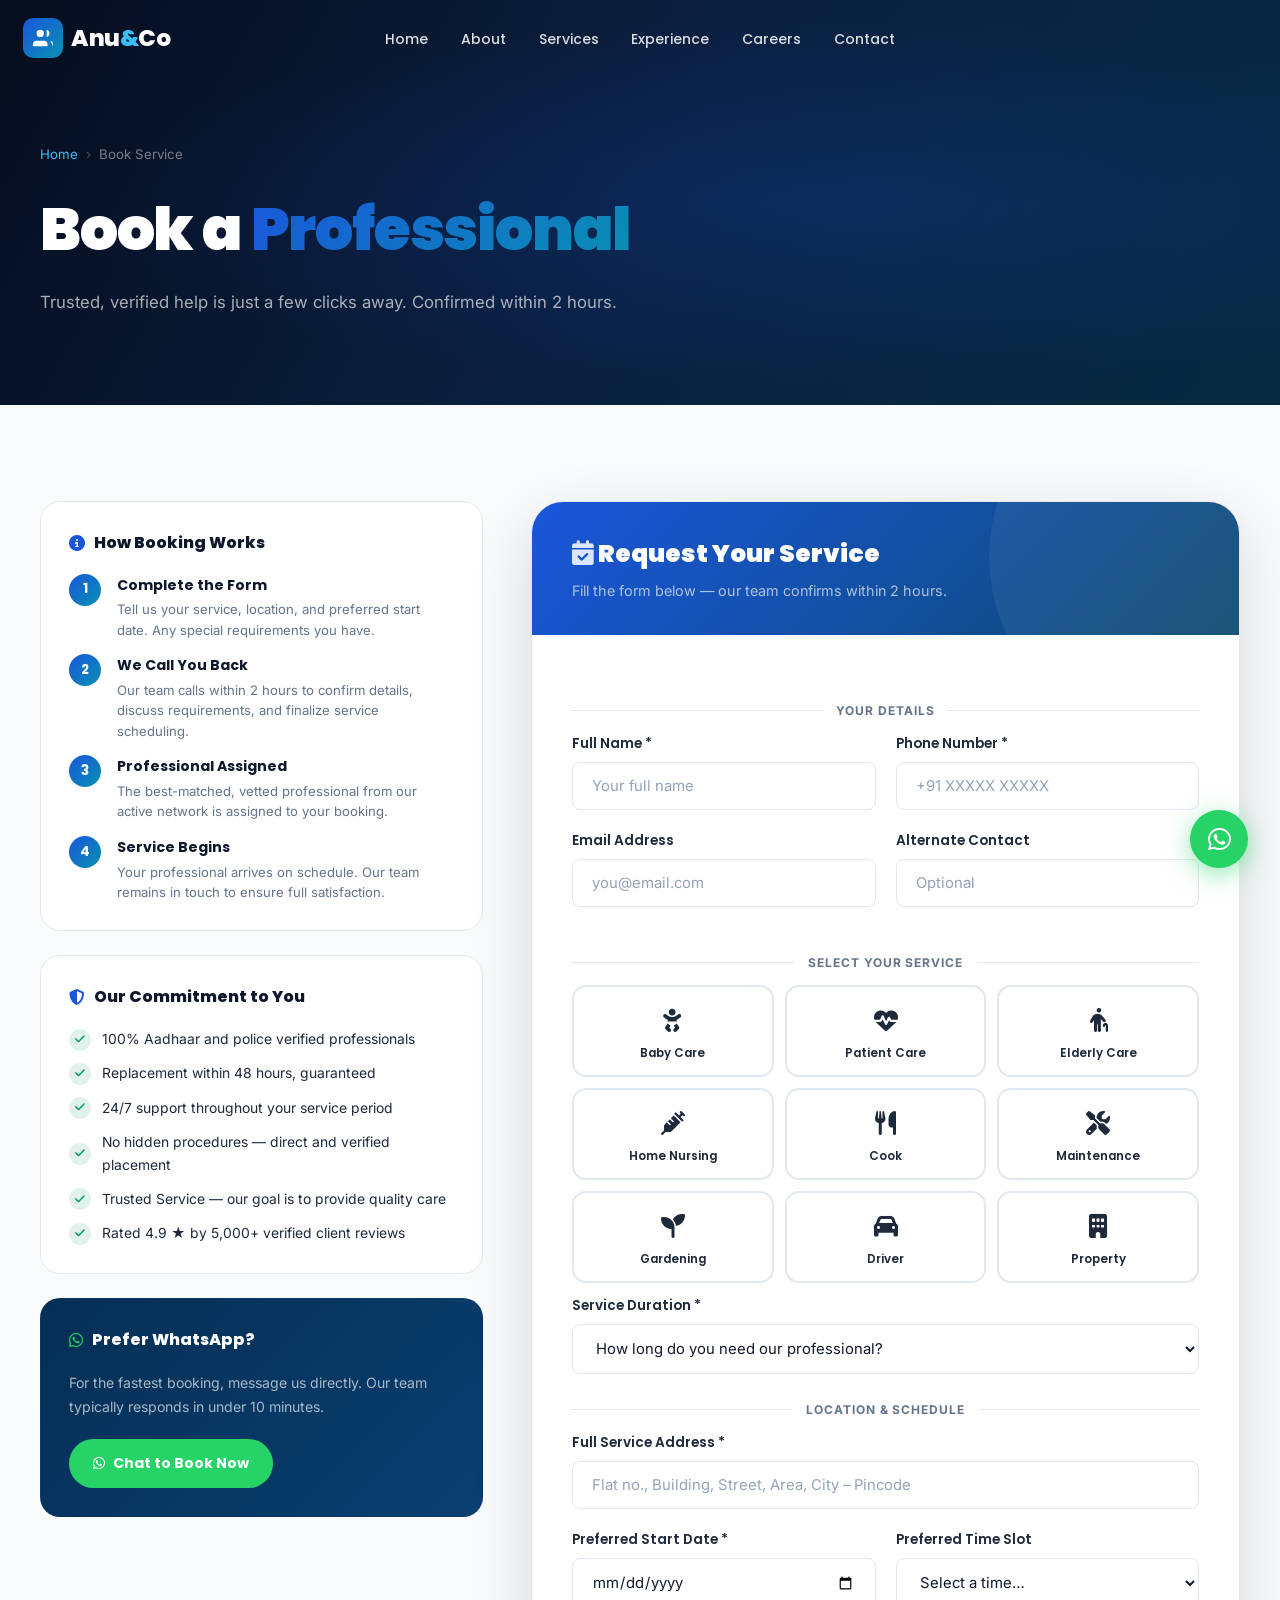
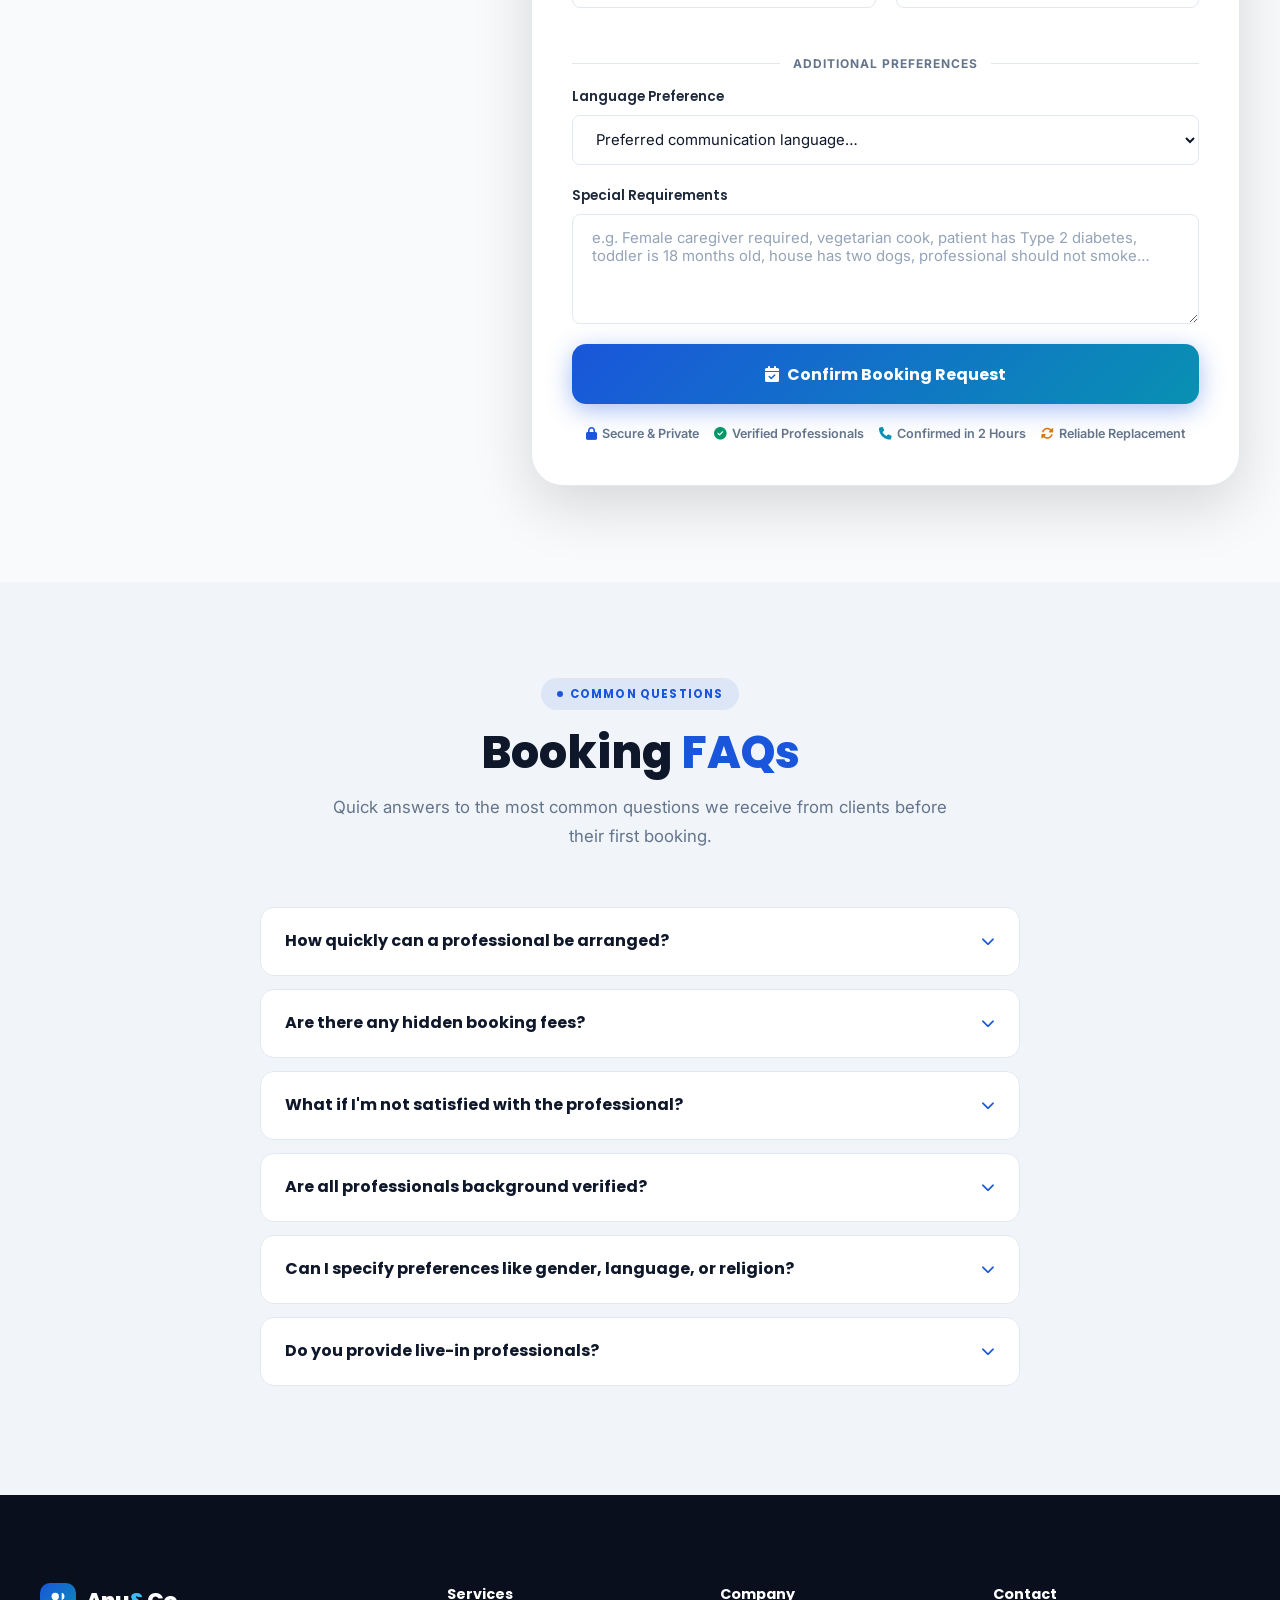
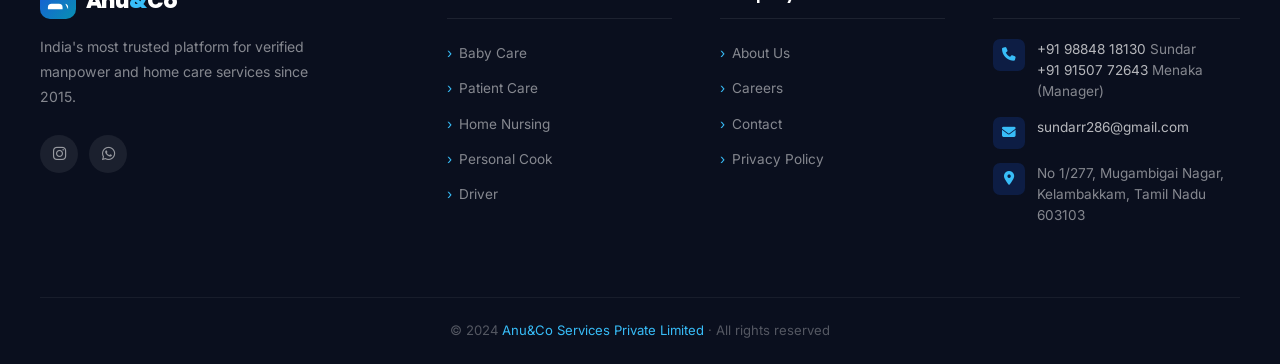
<file: booking.html>
<!DOCTYPE html>
<html lang="en">

<head>
    <meta charset="UTF-8">
    <meta name="viewport" content="width=device-width, initial-scale=1.0">
    <title>Book a Service | Anu&amp;Co – Request a Verified Professional</title>
    <meta name="description"
        content="Book any of Anu&Co's 9 home and manpower services online. Submit your request and our team will confirm your booking within 2 hours. Fast and reliable placement.">
    <link rel="preconnect" href="https://fonts.googleapis.com">
    <link rel="preconnect" href="https://fonts.gstatic.com" crossorigin>
    <link rel="dns-prefetch" href="https://unpkg.com">
    <link rel="dns-prefetch" href="https://cdnjs.cloudflare.com">
    <link rel="stylesheet" href="https://unpkg.com/aos@2.3.4/dist/aos.css">
    <link rel="stylesheet" href="https://cdnjs.cloudflare.com/ajax/libs/font-awesome/6.5.0/css/all.min.css">
    <link rel="stylesheet" href="css/style.css">
    <style>
        .booking-layout {
            display: grid;
            grid-template-columns: 1fr 1.6fr;
            gap: 3rem;
            align-items: start;
        }

        /* Sidebar */
        .booking-sidebar {
            display: flex;
            flex-direction: column;
            gap: 1.5rem;
        }

        .bk-card {
            background: var(--surface);
            border: 1px solid var(--border);
            border-radius: var(--radius-lg);
            padding: 1.75rem;
            transition: var(--t);
        }

        .bk-card:hover {
            border-color: #c7d7f8;
        }

        .bk-card h3 {
            font-family: var(--font-main);
            font-weight: 800;
            font-size: 1rem;
            color: var(--text-1);
            margin-bottom: 1.1rem;
            display: flex;
            align-items: center;
            gap: .55rem;
        }

        .bk-card h3 i {
            color: var(--primary);
        }

        /* Process steps */
        .bk-step {
            display: flex;
            gap: 1rem;
            align-items: flex-start;
            margin-bottom: .9rem;
        }

        .bk-step:last-child {
            margin-bottom: 0;
        }

        .bk-step-num {
            flex-shrink: 0;
            width: 32px;
            height: 32px;
            border-radius: 50%;
            background: linear-gradient(135deg, var(--primary), var(--accent));
            color: #fff;
            display: flex;
            align-items: center;
            justify-content: center;
            font-family: var(--font-main);
            font-weight: 700;
            font-size: .84rem;
        }

        .bk-step h4 {
            font-family: var(--font-main);
            font-weight: 700;
            font-size: .88rem;
            color: var(--text-1);
            margin-bottom: .15rem;
        }

        .bk-step p {
            font-size: .82rem;
            color: var(--text-3);
            line-height: 1.55;
        }

        /* Guarantees */
        .guarantee-list {
            display: flex;
            flex-direction: column;
            gap: .7rem;
        }

        .g-item {
            display: flex;
            align-items: center;
            gap: .7rem;
            font-size: .87rem;
            color: var(--text-2);
        }

        .g-item .g-check {
            width: 22px;
            height: 22px;
            border-radius: 50%;
            background: rgba(5, 150, 105, .12);
            color: var(--success);
            display: flex;
            align-items: center;
            justify-content: center;
            font-size: .7rem;
            flex-shrink: 0;
        }

        /* Booking form card */
        .bk-form-card {
            background: var(--surface);
            border: 1px solid var(--border);
            border-radius: var(--radius-xl);
            overflow: hidden;
            box-shadow: var(--shadow-xl);
        }

        .bk-form-header {
            background: linear-gradient(135deg, var(--primary) 0%, #0c4a6e 100%);
            padding: 2rem 2.5rem;
            position: relative;
            overflow: hidden;
        }

        .bk-form-header::before {
            content: '';
            position: absolute;
            width: 350px;
            height: 350px;
            border-radius: 50%;
            background: rgba(255, 255, 255, .06);
            top: -120px;
            right: -100px;
        }

        .bk-form-header h2 {
            font-family: var(--font-main);
            font-weight: 900;
            font-size: 1.55rem;
            color: #fff;
            margin-bottom: .3rem;
            position: relative;
            z-index: 1;
        }

        .bk-form-header p {
            color: rgba(255, 255, 255, .65);
            font-size: .9rem;
            position: relative;
            z-index: 1;
        }

        .bk-form-body {
            padding: 2.5rem;
        }

        .form-2col {
            display: grid;
            grid-template-columns: 1fr 1fr;
            gap: 1.25rem;
        }

        .form-divider {
            display: flex;
            align-items: center;
            gap: .85rem;
            font-size: .75rem;
            font-weight: 700;
            text-transform: uppercase;
            letter-spacing: .08em;
            color: var(--text-3);
            margin: 1.6rem 0 .8rem;
        }

        .form-divider::before,
        .form-divider::after {
            content: '';
            flex: 1;
            height: 1px;
            background: var(--border);
        }

        /* Service visual selector */
        .svc-selector {
            display: grid;
            grid-template-columns: repeat(3, 1fr);
            gap: .7rem;
            margin-bottom: .5rem;
        }

        .svc-opt {
            display: flex;
            flex-direction: column;
            align-items: center;
            gap: .35rem;
            padding: .85rem .5rem;
            border: 2px solid var(--border);
            border-radius: var(--radius-md);
            cursor: pointer;
            transition: var(--t);
            text-align: center;
        }

        .svc-opt:hover {
            border-color: var(--primary-light);
            background: rgba(26, 86, 219, .04);
        }

        .svc-opt.selected {
            border-color: var(--primary);
            background: rgba(26, 86, 219, .08);
        }

        .svc-opt .svc-icon {
            font-size: 1.5rem;
        }

        .svc-opt .svc-label {
            font-size: .74rem;
            font-weight: 600;
            font-family: var(--font-main);
            color: var(--text-2);
            line-height: 1.3;
        }

        .svc-opt.selected .svc-label {
            color: var(--primary);
        }

        /* Submit */
        .bk-submit {
            width: 100%;
            padding: 1.1rem;
            border: none;
            background: linear-gradient(135deg, var(--primary), var(--accent));
            color: #fff;
            border-radius: var(--radius-md);
            font-family: var(--font-main);
            font-size: 1rem;
            font-weight: 700;
            cursor: pointer;
            transition: var(--t);
            display: flex;
            align-items: center;
            justify-content: center;
            gap: .55rem;
            box-shadow: 0 6px 24px rgba(26, 86, 219, .38);
            margin-top: .5rem;
        }

        .bk-submit:hover {
            box-shadow: 0 12px 36px rgba(26, 86, 219, .5);
            transform: translateY(-2px);
        }

        .bk-submit:active {
            transform: scale(.98);
        }

        /* Trust badges */
        .trust-row {
            display: flex;
            flex-wrap: wrap;
            gap: .9rem;
            justify-content: center;
            margin-top: 1.25rem;
        }

        .trust-pill {
            display: flex;
            align-items: center;
            gap: .35rem;
            font-size: .79rem;
            font-weight: 600;
            color: var(--text-3);
        }

        /* FAQ */
        details.faq-item {
            background: var(--surface);
            border: 1px solid var(--border);
            border-radius: var(--radius-md);
            padding: 1.25rem 1.5rem;
            margin-bottom: .85rem;
            cursor: pointer;
        }

        details.faq-item[open] {
            border-color: #c7d7f8;
        }

        details.faq-item summary {
            font-family: var(--font-main);
            font-weight: 700;
            color: var(--text-1);
            list-style: none;
            display: flex;
            justify-content: space-between;
            align-items: center;
            gap: 1rem;
        }

        details.faq-item summary::-webkit-details-marker {
            display: none;
        }

        details.faq-item summary .faq-arrow {
            flex-shrink: 0;
            color: var(--primary);
            font-size: .85rem;
            transition: transform .3s;
        }

        details.faq-item[open] summary .faq-arrow {
            transform: rotate(180deg);
        }

        details.faq-item p {
            margin-top: 1rem;
            font-size: .91rem;
            color: var(--text-3);
            line-height: 1.75;
        }

        @media(max-width:900px) {
            .booking-layout {
                grid-template-columns: 1fr;
            }
        }

        @media(max-width:600px) {
            .form-2col {
                grid-template-columns: 1fr;
            }

            .bk-form-body {
                padding: 1.5rem;
            }

            .bk-form-header {
                padding: 1.5rem;
            }
        }

        @media(max-width:420px) {
            .svc-selector {
                grid-template-columns: repeat(3, 1fr);
            }
        }
    </style>
</head>

<body>

    <!-- NAVBAR -->
    <nav class="navbar transparent" id="navbar">
        <div class="container">
            <a href="index.html" class="navbar-brand">
                <div class="brand-logo" style="padding:2cap">
                    <div class="brand-logo-mark"><svg viewBox="0 0 24 24">
                            <path d="M17 21v-2a4 4 0 0 0-4-4H5a4 4 0 0 0-4 4v2" />
                            <circle cx="9" cy="7" r="4" />
                            <path d="M23 21v-2a4 4 0 0 0-3-3.87" />
                            <path d="M16 3.13a4 4 0 0 1 0 7.75" />
                        </svg></div>
                    <span class="brand-wordmark">Anu<span class="amp">&amp;</span>Co</span>
                </div>
            </a>
            <ul class="navbar-nav">
                <li><a href="index.html">Home</a></li>
                <li><a href="about.html">About</a></li>
                <li><a href="services.html">Services</a></li>
                <li><a href="experience.html">Experience</a></li>
                <li><a href="careers.html">Careers</a></li>
                <li><a href="contact.html">Contact</a></li>
            </ul>

            <div class="hamburger" id="hamburger"><span></span><span></span><span></span></div>
        </div>
    </nav>
    <div class="mobile-menu" id="mobileMenu">
        <a href="index.html"><i class="fa-solid fa-house-user" style="color:var(--primary);width:18px"></i> Home</a>
        <a href="about.html"><i class="fa-solid fa-building-user" style="color:var(--primary);width:18px"></i> About
            Us</a>
        <a href="services.html"><i class="fa-solid fa-briefcase-medical" style="color:var(--primary);width:18px"></i>
            Services</a>
        <a href="experience.html"><i class="fa-solid fa-star" style="color:var(--primary);width:18px"></i>
            Experience</a>
        <a href="careers.html"><i class="fa-solid fa-user-tie" style="color:var(--primary);width:18px"></i> Careers</a>
        <a href="contact.html"><i class="fa-solid fa-phone" style="color:var(--primary);width:18px"></i> Contact</a>

    </div>

    <section class="page-banner">
        <div class="container">
            <div class="breadcrumb"><a href="index.html">Home</a><span class="sep">›</span><span>Book Service</span>
            </div>
            <h1 data-aos="fade-up">Book a <span class="gradient-text">Professional</span></h1>
            <p data-aos="fade-up" data-aos-delay="80">Trusted, verified help is just a few clicks away. Confirmed within
                2 hours.</p>
        </div>
    </section>

    <section class="section">
        <div class="container">
            <div class="booking-layout">

                <!-- SIDEBAR -->
                <div class="booking-sidebar" data-aos="fade-right">

                    <div class="bk-card">
                        <h3><i class="fa-solid fa-circle-info"></i> How Booking Works</h3>
                        <div class="bk-step">
                            <div class="bk-step-num">1</div>
                            <div>
                                <h4>Complete the Form</h4>
                                <p>Tell us your service, location, and preferred start date. Any special requirements
                                    you have.</p>
                            </div>
                        </div>
                        <div class="bk-step">
                            <div class="bk-step-num">2</div>
                            <div>
                                <h4>We Call You Back</h4>
                                <p>Our team calls within 2 hours to confirm details, discuss requirements, and finalize
                                    service scheduling.</p>
                            </div>
                        </div>
                        <div class="bk-step">
                            <div class="bk-step-num">3</div>
                            <div>
                                <h4>Professional Assigned</h4>
                                <p>The best-matched, vetted professional from our active network is assigned to your
                                    booking.</p>
                            </div>
                        </div>
                        <div class="bk-step">
                            <div class="bk-step-num">4</div>
                            <div>
                                <h4>Service Begins</h4>
                                <p>Your professional arrives on schedule. Our team remains in touch to ensure full
                                    satisfaction.</p>
                            </div>
                        </div>
                    </div>

                    <div class="bk-card">
                        <h3><i class="fa-solid fa-shield-halved"></i> Our Commitment to You</h3>
                        <div class="guarantee-list">
                            <div class="g-item">
                                <div class="g-check"><i class="fa-solid fa-check"></i></div>100% Aadhaar and
                                police verified professionals
                            </div>
                            <div class="g-item">
                                <div class="g-check"><i class="fa-solid fa-check"></i></div>Replacement within 48
                                hours, guaranteed
                            </div>
                            <div class="g-item">
                                <div class="g-check"><i class="fa-solid fa-check"></i></div>24/7 support throughout your
                                service period
                            </div>
                            <div class="g-item">
                                <div class="g-check"><i class="fa-solid fa-check"></i></div>No hidden procedures —
                                direct and verified placement
                            </div>
                            <div class="g-item">
                                <div class="g-check"><i class="fa-solid fa-check"></i></div>Trusted Service — our goal
                                is to provide quality care
                            </div>
                            <div class="g-item">
                                <div class="g-check"><i class="fa-solid fa-check"></i></div>Rated 4.9 ★ by 5,000+
                                verified client reviews
                            </div>
                        </div>
                    </div>

                    <div class="bk-card"
                        style="background:linear-gradient(135deg,#052e55,#0a4070);border-color:transparent">
                        <h3 style="color:#fff"><i class="fa-brands fa-whatsapp" style="color:#25d366"></i> Prefer
                            WhatsApp?</h3>
                        <p style="color:rgba(255,255,255,.65);font-size:.88rem;margin-bottom:1.25rem;line-height:1.7">
                            For the fastest booking, message us directly. Our team typically responds in under 10
                            minutes.</p>
                        <a href="https://wa.me/919884818130?text=Hi%20Anu%26Co%2C%20I%27d%20like%20to%20book%20a%20service"
                            target="_blank" rel="noopener noreferrer"
                            style="display:inline-flex;align-items:center;gap:.5rem;padding:.8rem 1.5rem;background:#25d366;color:#fff;border-radius:var(--radius-full);font-family:var(--font-main);font-weight:700;font-size:.88rem;transition:var(--t)">
                            <i class="fa-brands fa-whatsapp"></i> Chat to Book Now
                        </a>
                    </div>

                </div>

                <!-- BOOKING FORM -->
                <div data-aos="fade-left" data-aos-delay="100">
                    <div class="bk-form-card">
                        <div class="bk-form-header">
                            <h2><i class="fa-solid fa-calendar-check" style="opacity:.85"></i> Request Your Service</h2>
                            <p>Fill the form below — our team confirms within 2 hours.</p>
                        </div>
                        <div class="bk-form-body">
                            <form data-demo id="bookingForm">

                                <div class="form-divider">Your Details</div>
                                <div class="form-2col">
                                    <div class="form-group"><label for="b-name">Full Name *</label><input type="text"
                                            id="b-name" class="form-control" placeholder="Your full name" required>
                                    </div>
                                    <div class="form-group"><label for="b-phone">Phone Number *</label><input type="tel"
                                            id="b-phone" class="form-control" placeholder="+91 XXXXX XXXXX" required>
                                    </div>
                                </div>
                                <div class="form-2col">
                                    <div class="form-group"><label for="b-email">Email Address</label><input
                                            type="email" id="b-email" class="form-control" placeholder="you@email.com">
                                    </div>
                                    <div class="form-group"><label for="b-alt">Alternate Contact</label><input
                                            type="tel" id="b-alt" class="form-control" placeholder="Optional"></div>
                                </div>

                                <div class="form-divider">Select Your Service</div>
                                <div class="svc-selector" id="svcSelector">
                                    <div class="svc-opt" data-svc="Baby Care" onclick="selectSvc(this)">
                                        <div class="svc-icon"><i class="fa-solid fa-baby"></i></div>
                                        <div class="svc-label">Baby Care</div>
                                    </div>
                                    <div class="svc-opt" data-svc="Patient Care" onclick="selectSvc(this)">
                                        <div class="svc-icon"><i class="fa-solid fa-heart-pulse"></i></div>
                                        <div class="svc-label">Patient Care</div>
                                    </div>
                                    <div class="svc-opt" data-svc="Elderly Care" onclick="selectSvc(this)">
                                        <div class="svc-icon"><i class="fa-solid fa-person-cane"></i></div>
                                        <div class="svc-label">Elderly Care</div>
                                    </div>
                                    <div class="svc-opt" data-svc="Home Nursing" onclick="selectSvc(this)">
                                        <div class="svc-icon"><i class="fa-solid fa-syringe"></i></div>
                                        <div class="svc-label">Home Nursing</div>
                                    </div>
                                    <div class="svc-opt" data-svc="Personal Cook" onclick="selectSvc(this)">
                                        <div class="svc-icon"><i class="fa-solid fa-utensils"></i></div>
                                        <div class="svc-label">Cook</div>
                                    </div>
                                    <div class="svc-opt" data-svc="Home Maintenance" onclick="selectSvc(this)">
                                        <div class="svc-icon"><i class="fa-solid fa-screwdriver-wrench"></i></div>
                                        <div class="svc-label">Maintenance</div>
                                    </div>
                                    <div class="svc-opt" data-svc="Gardening" onclick="selectSvc(this)">
                                        <div class="svc-icon"><i class="fa-solid fa-seedling"></i></div>
                                        <div class="svc-label">Gardening</div>
                                    </div>
                                    <div class="svc-opt" data-svc="Driver Service" onclick="selectSvc(this)">
                                        <div class="svc-icon"><i class="fa-solid fa-car"></i></div>
                                        <div class="svc-label">Driver</div>
                                    </div>
                                    <div class="svc-opt" data-svc="Property Consulting" onclick="selectSvc(this)">
                                        <div class="svc-icon"><i class="fa-solid fa-building"></i></div>
                                        <div class="svc-label">Property</div>
                                    </div>
                                </div>
                                <input type="hidden" id="selectedSvc" name="service" value="">
                                <p id="svc-valid-msg"
                                    style="font-size:.8rem;color:var(--danger);display:none;margin-top:.3rem"><i
                                        class="fa-solid fa-triangle-exclamation"></i> Please select a service above.</p>

                                <div class="form-group" style="margin-top:.75rem">
                                    <label for="b-duration">Service Duration *</label>
                                    <select id="b-duration" class="form-control" required>
                                        <option value="" disabled selected>How long do you need our professional?
                                        </option>
                                        <option>One time visit (single day)</option>
                                        <option>Short term (1 week – 1 month)</option>
                                        <option>Medium term (1 – 3 months)</option>
                                        <option>Long term (3 – 6 months)</option>
                                        <option>Permanent / Full time placement</option>
                                        <option>Not sure – please advise me</option>
                                    </select>
                                </div>

                                <div class="form-divider">Location &amp; Schedule</div>
                                <div class="form-group">
                                    <label for="b-address">Full Service Address *</label>
                                    <input type="text" id="b-address" class="form-control"
                                        placeholder="Flat no., Building, Street, Area, City – Pincode" required>
                                </div>
                                <div class="form-2col">
                                    <div class="form-group"><label for="b-date">Preferred Start Date *</label><input
                                            type="date" id="b-date" class="form-control" required></div>
                                    <div class="form-group">
                                        <label for="b-time">Preferred Time Slot</label>
                                        <select id="b-time" class="form-control">
                                            <option value="" disabled selected>Select a time…</option>
                                            <option>Morning (6 AM – 12 PM)</option>
                                            <option>Afternoon (12 PM – 4 PM)</option>
                                            <option>Evening (4 PM – 8 PM)</option>
                                            <option>Night Duty (8 PM – 6 AM)</option>
                                            <option>Flexible / Any time</option>
                                        </select>
                                    </div>
                                </div>

                                <div class="form-divider">Additional Preferences</div>
                                <div class="form-group">
                                    <label for="b-lang">Language Preference</label>
                                    <select id="b-lang" class="form-control">
                                        <option value="" disabled selected>Preferred communication language…</option>
                                        <option>English</option>
                                        <option>Hindi</option>
                                        <option>Tamil</option>
                                        <option>Telugu</option>
                                        <option>Kannada</option>
                                        <option>Malayalam</option>
                                        <option>Marathi</option>
                                        <option>Bengali</option>
                                        <option>Any language is fine</option>
                                    </select>
                                </div>
                                <div class="form-group">
                                    <label for="b-notes">Special Requirements</label>
                                    <textarea id="b-notes" class="form-control" style="min-height:110px"
                                        placeholder="e.g. Female caregiver required, vegetarian cook, patient has Type 2 diabetes, toddler is 18 months old, house has two dogs, professional should not smoke…"></textarea>
                                </div>

                                <button type="submit" class="bk-submit">
                                    <i class="fa-solid fa-calendar-check"></i> Confirm Booking Request
                                </button>

                                <div class="trust-row">
                                    <div class="trust-pill"><i class="fa-solid fa-lock"
                                            style="color:var(--primary)"></i> Secure &amp; Private</div>
                                    <div class="trust-pill"><i class="fa-solid fa-circle-check"
                                            style="color:var(--success)"></i> Verified Professionals</div>
                                    <div class="trust-pill"><i class="fa-solid fa-phone"
                                            style="color:var(--accent)"></i> Confirmed in 2 Hours</div>
                                    <div class="trust-pill"><i class="fa-solid fa-rotate"
                                            style="color:var(--warning)"></i> Reliable Replacement</div>
                                </div>
                            </form>
                        </div>
                    </div>
                </div>

            </div>
        </div>
    </section>

    <!-- FAQ -->
    <section class="section" style="background:var(--surface-2)">
        <div class="container">
            <div class="text-center" data-aos="fade-up">
                <div class="tag">Common Questions</div>
                <h2 class="section-title">Booking <span>FAQs</span></h2>
                <p class="section-subtitle">Quick answers to the most common questions we receive from clients before
                    their first booking.</p>
            </div>
            <div style="max-width:760px;margin:0 auto" data-aos="fade-up" data-aos-delay="80">
                <details class="faq-item">
                    <summary>How quickly can a professional be arranged? <i
                            class="fa-solid fa-chevron-down faq-arrow"></i></summary>
                    <p>For most services, we can place a professional within 24–48 hours. Urgent placements (especially
                        patient care) are often available same day. Call our emergency line for critical requirements.
                    </p>
                </details>
                <details class="faq-item">
                    <summary>Are there any hidden booking fees? <i class="fa-solid fa-chevron-down faq-arrow"></i>
                    </summary>
                    <p>No. We maintain a direct and reliable process. You only proceed once you've
                        spoken to our team, confirmed the professional, and are satisfied with the match.</p>
                </details>
                <details class="faq-item">
                    <summary>What if I'm not satisfied with the professional? <i
                            class="fa-solid fa-chevron-down faq-arrow"></i></summary>
                    <p>We offer a guaranteed, no questions asked replacement within 48 hours of any placement. Call our
                        support line or WhatsApp us and we immediately begin sourcing a better match for you.</p>
                </details>
                <details class="faq-item">
                    <summary>Are all professionals background verified? <i
                            class="fa-solid fa-chevron-down faq-arrow"></i></summary>
                    <p>Absolutely. Every professional clears Aadhaar verification, police clearance, three reference
                        checks, a medical fitness test, and a practical skills assessment before they join our active
                        network. We also conduct periodic re-verifications.</p>
                </details>
                <details class="faq-item">
                    <summary>Can I specify preferences like gender, language, or religion? <i
                            class="fa-solid fa-chevron-down faq-arrow"></i></summary>
                    <p>Yes. We accommodate preferences for gender, language, dietary habits (vegetarian/non-vegetarian),
                        religion, and more. Please mention requirements in the "Special Requirements" field or tell our
                        team during the confirmation call.</p>
                </details>
                <details class="faq-item">
                    <summary>Do you provide live-in professionals? <i class="fa-solid fa-chevron-down faq-arrow"></i>
                    </summary>
                    <p>Yes — we provide live in caregivers, nurses, cooks, and attendants. Please indicate whether you
                        require live in or live out support when filling the booking form or during our confirmation
                        call.</p>
                </details>
            </div>
        </div>
    </section>

    <!-- FOOTER -->
    <footer class="footer">
        <div class="container">
            <div class="footer-grid">
                <div class="footer-about">
                    <div class="footer-brand-logo">
                        <div class="brand-logo-mark"><svg viewBox="0 0 24 24">
                                <path d="M17 21v-2a4 4 0 0 0-4-4H5a4 4 0 0 0-4 4v2" />
                                <circle cx="9" cy="7" r="4" />
                                <path d="M23 21v-2a4 4 0 0 0-3-3.87" />
                                <path d="M16 3.13a4 4 0 0 1 0 7.75" />
                            </svg></div><span class="brand-wordmark">Anu<span class="amp">&amp;</span>Co</span>
                    </div>
                    <p>India's most trusted platform for verified manpower and home care services since 2015.</p>
                    <div class="footer-social"><a class="soc-btn"
                            href="https://www.instagram.com/su_ndar9963?igsh=YnZ1NjhpMnowYjB2" target="_blank"
                            aria-label="Instagram"><i class="fa-brands fa-instagram"></i></a><a class="soc-btn"
                            href="https://wa.me/919884818130" target="_blank" aria-label="WhatsApp"><i
                                class="fa-brands fa-whatsapp"></i></a>
                    </div>
                </div>
                <div class="footer-col">
                    <h4>Services</h4>
                    <ul>
                        <li><a href="services.html#baby-care">Baby Care</a></li>
                        <li><a href="services.html#patient-care">Patient Care</a></li>
                        <li><a href="services.html#nursing-care">Home Nursing</a></li>
                        <li><a href="services.html#cooking-care">Personal Cook</a></li>
                        <li><a href="services.html#driver-services">Driver</a></li>
                    </ul>
                </div>
                <div class="footer-col">
                    <h4>Company</h4>
                    <ul>
                        <li><a href="about.html">About Us</a></li>
                        <li><a href="careers.html">Careers</a></li>
                        <li><a href="contact.html">Contact</a></li>
                        <li><a href="#">Privacy Policy</a></li>
                    </ul>
                </div>
                <div class="footer-col">
                    <h4>Contact</h4>
                    <div class="fc-contact-item">
                        <div class="fc-icon"><i class="fa-solid fa-phone"></i></div>
                        <p>
                            <a href="tel:+919884818130">+91 98848 18130</a> Sundar<br>
                            <a href="tel:+919150772643">+91 91507 72643</a> Menaka (Manager)
                        </p>
                    </div>
                    <div class="fc-contact-item">
                        <div class="fc-icon"><i class="fa-solid fa-envelope"></i></div>
                        <p><a href="mailto:sundarr286@gmail.com">sundarr286@gmail.com</a></p>
                    </div>
                    <div class="fc-contact-item">
                        <div class="fc-icon"><i class="fa-solid fa-location-dot"></i></div>
                        <p>No 1/277, Mugambigai Nagar, Kelambakkam, Tamil Nadu 603103</p>
                    </div>
                </div>
            </div>
            <div class="footer-bottom">© 2024 <span>Anu&amp;Co Services Private Limited</span> · All rights reserved
            </div>
        </div>
    </footer>

    <a href="https://wa.me/919884818130" class="wa-float" target="_blank" rel="noopener noreferrer"
        aria-label="WhatsApp"><i class="fa-brands fa-whatsapp"></i></a>
    <button class="scroll-top" id="scrollTop" aria-label="Scroll to top"><i class="fa-solid fa-chevron-up"></i></button>

    <script src="https://unpkg.com/aos@2.3.4/dist/aos.js"></script>
    <script src="js/main.js"></script>
    <script>
        // ─── Service selector
        function selectSvc(el) {
            document.querySelectorAll('.svc-opt').forEach(o => o.classList.remove('selected'));
            el.classList.add('selected');
            document.getElementById('selectedSvc').value = el.dataset.svc;
            document.getElementById('svc-valid-msg').style.display = 'none';
        }

        // ─── Min date
        (function () {
            const d = document.getElementById('b-date');
            if (d) d.setAttribute('min', new Date().toISOString().split('T')[0]);
        })();

        // ─── Validate service selection on submit
        document.getElementById('bookingForm').addEventListener('submit', function (e) {
            if (!document.getElementById('selectedSvc').value) {
                e.preventDefault();
                const msg = document.getElementById('svc-valid-msg');
                msg.style.display = 'block';
                const sel = document.getElementById('svcSelector');
                sel.style.outline = '2px solid var(--danger)';
                sel.style.borderRadius = 'var(--radius-md)';
                sel.scrollIntoView({ behavior: 'smooth', block: 'center' });
                setTimeout(() => { sel.style.outline = ''; msg.style.display = 'none'; }, 3000);
            }
        }, true);
    </script>
</body>

</html>
</file>
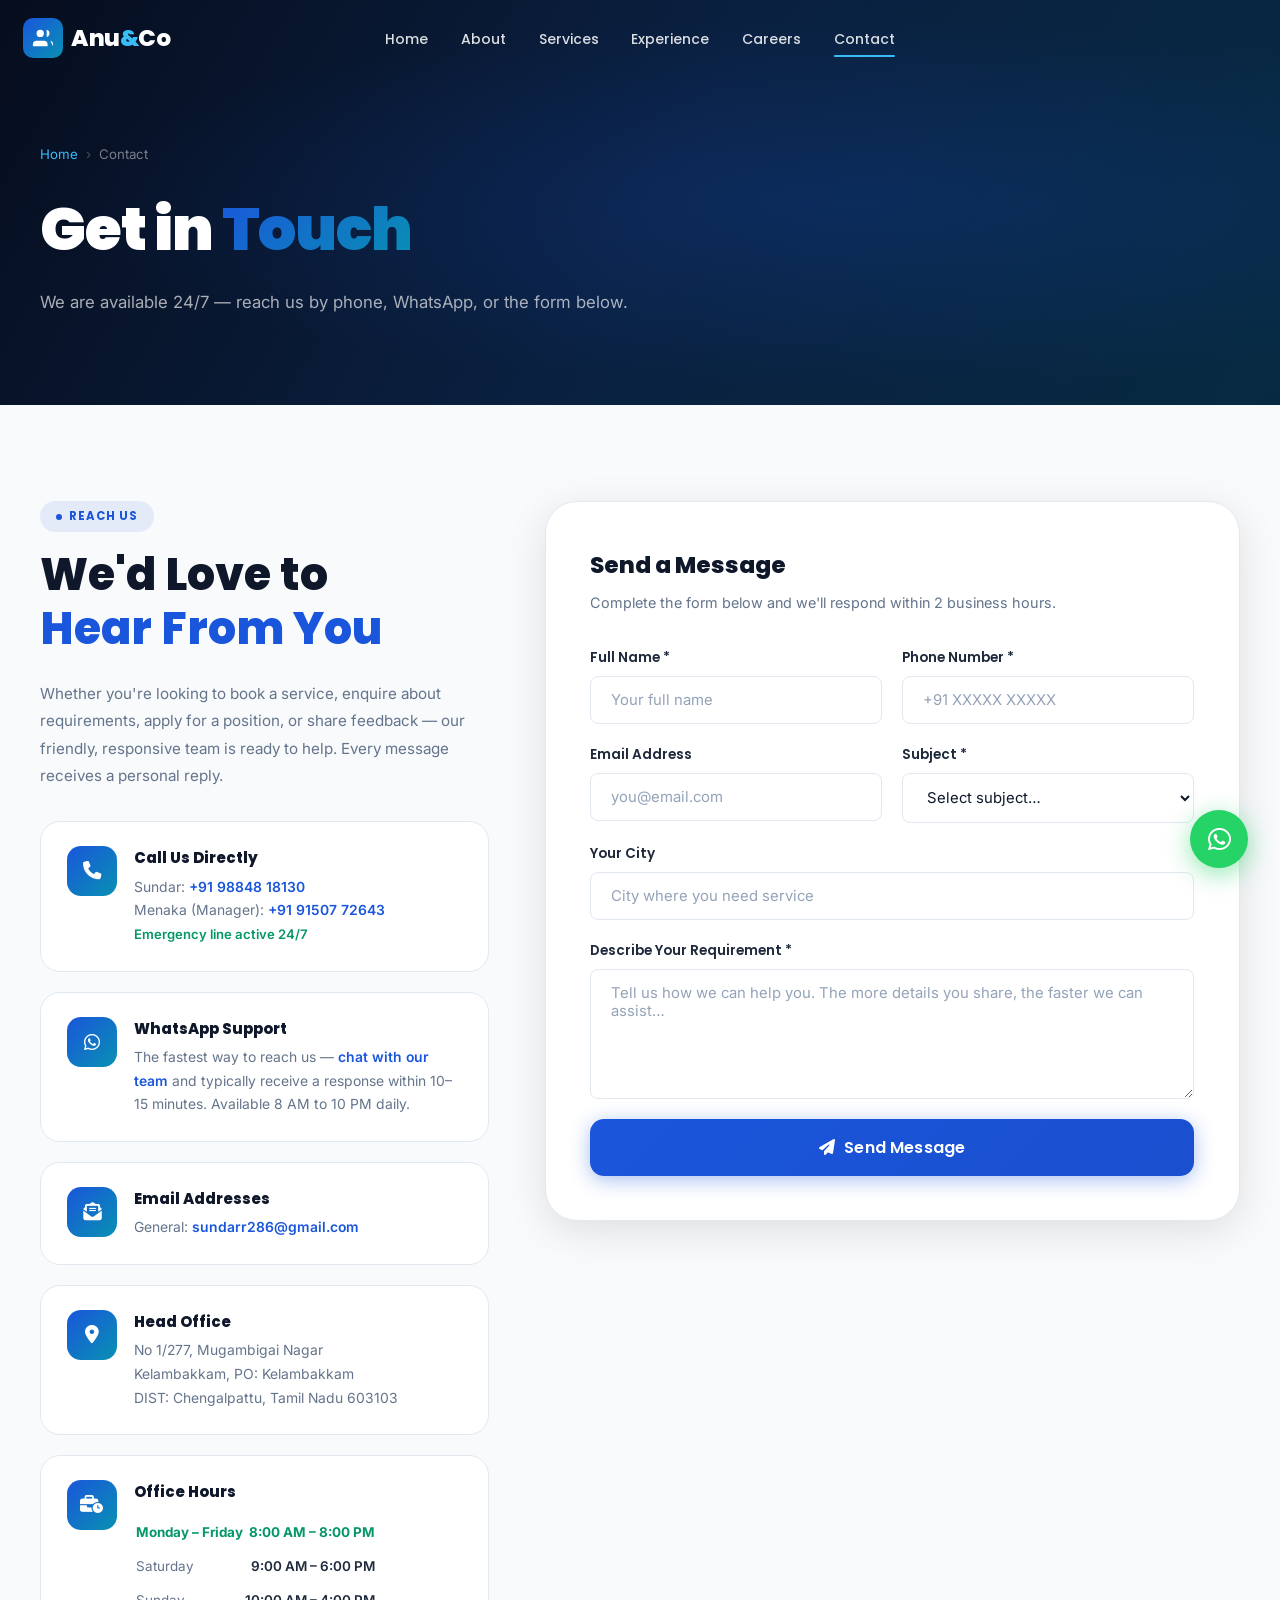
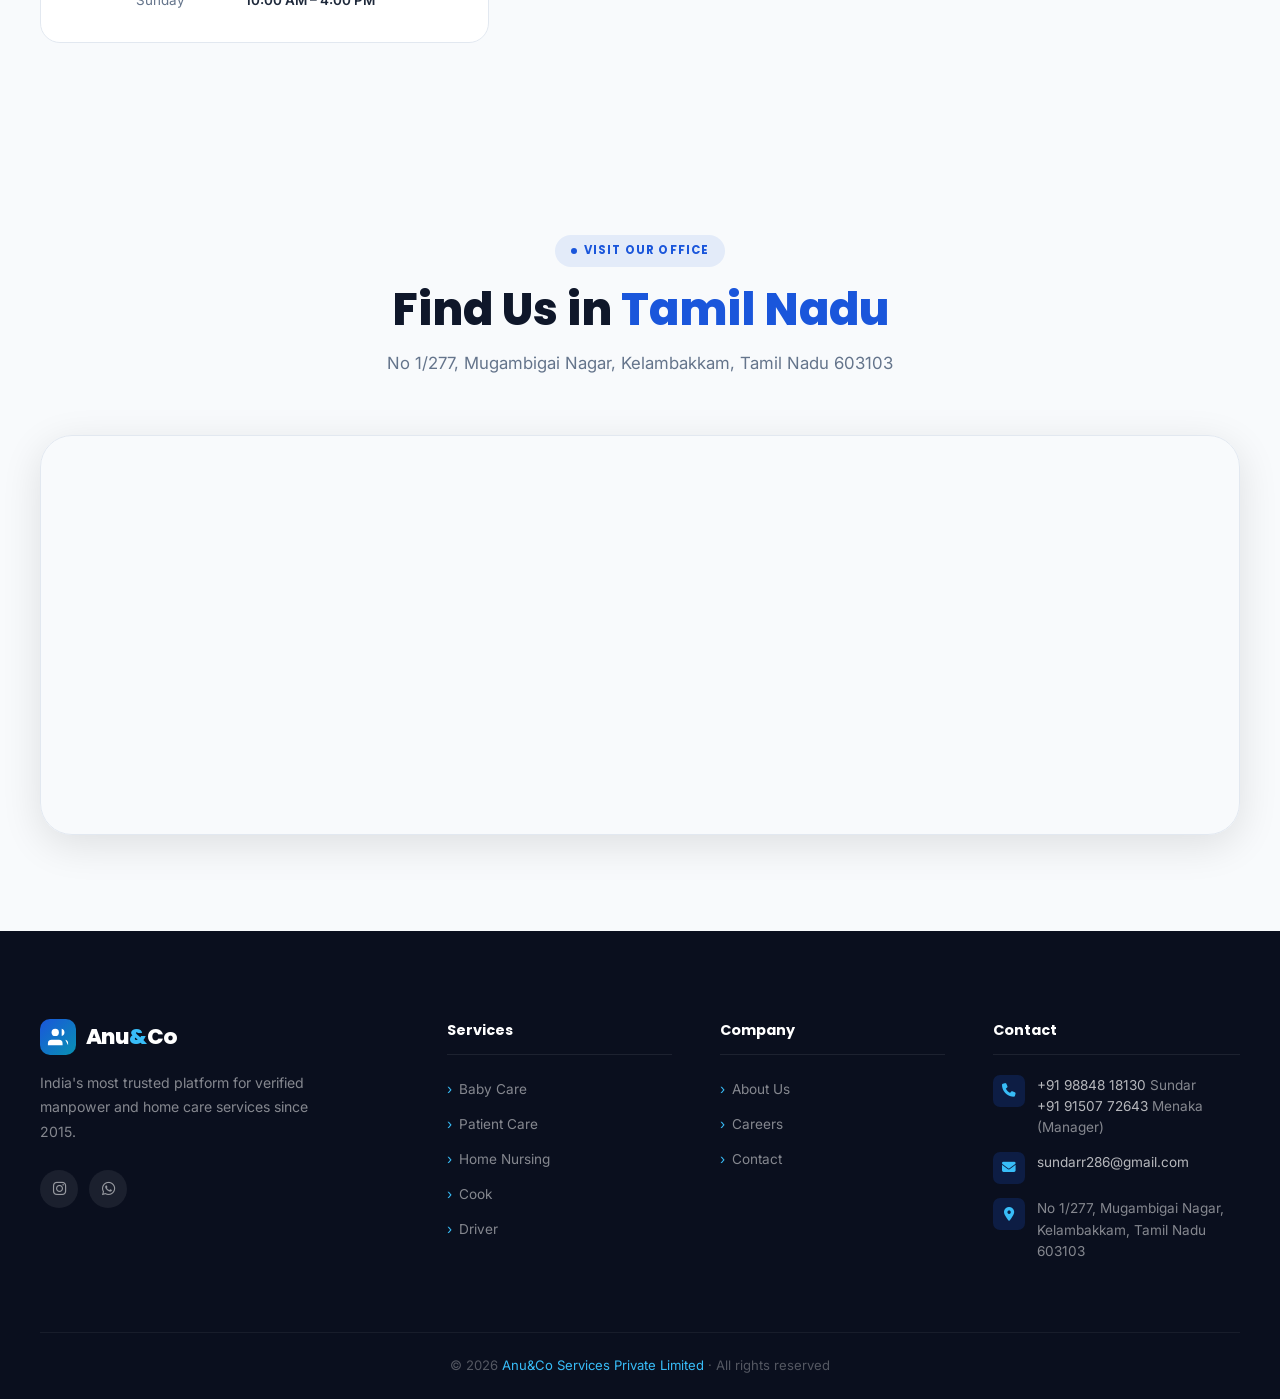
<file: contact.html>
<!DOCTYPE html>
<html lang="en">

<head>
    <meta charset="UTF-8">
    <meta name="viewport" content="width=device-width, initial-scale=1.0">
    <title>Contact Us | Anu&amp;Co Manpower &amp; Home Care Services</title>
    <meta name="description"
        content="Reach the Anu&Co team by phone, WhatsApp, or email. Our support team is available 24/7 to help with bookings, enquiries, and feedback.">
    <link rel="preconnect" href="https://fonts.googleapis.com">
    <link rel="preconnect" href="https://fonts.gstatic.com" crossorigin>
    <link rel="dns-prefetch" href="https://unpkg.com">
    <link rel="dns-prefetch" href="https://cdnjs.cloudflare.com">
    <link rel="stylesheet" href="https://unpkg.com/aos@2.3.4/dist/aos.css">
    <link rel="stylesheet" href="https://cdnjs.cloudflare.com/ajax/libs/font-awesome/6.5.0/css/all.min.css">
    <link rel="stylesheet" href="css/style.css">
    <style>
        .contact-grid {
            display: grid;
            grid-template-columns: 1fr 1.55fr;
            gap: 3.5rem;
            align-items: start;
        }

        /* Info cards */
        .ci-cards {
            display: flex;
            flex-direction: column;
            gap: 1.25rem;
        }

        .ci-card {
            background: var(--surface);
            border: 1px solid var(--border);
            border-radius: var(--radius-lg);
            padding: 1.5rem 1.6rem;
            display: flex;
            gap: 1.1rem;
            align-items: flex-start;
            transition: var(--t);
        }

        .ci-card:hover {
            border-color: #c7d7f8;
            box-shadow: var(--shadow-md);
            transform: translateX(5px);
        }

        .ci-icon {
            flex-shrink: 0;
            width: 50px;
            height: 50px;
            border-radius: var(--radius-md);
            background: linear-gradient(135deg, var(--primary), var(--accent));
            display: flex;
            align-items: center;
            justify-content: center;
            color: #fff;
            font-size: 1.15rem;
        }

        .ci-card h4 {
            font-family: var(--font-main);
            font-weight: 800;
            font-size: .93rem;
            color: var(--text-1);
            margin-bottom: .3rem;
        }

        .ci-card p {
            font-size: .87rem;
            color: var(--text-3);
            line-height: 1.7;
        }

        .ci-card a {
            color: var(--primary);
            font-weight: 600;
        }

        .hours-table {
            width: 100%;
            margin-top: .6rem;
        }

        .hours-table td {
            padding: .3rem 0;
            font-size: .84rem;
            color: var(--text-3);
        }

        .hours-table td:last-child {
            text-align: right;
            font-weight: 600;
            color: var(--text-2);
        }

        .hours-open td {
            color: var(--success) !important;
            font-weight: 700 !important;
        }

        /* Form card */
        .contact-form-card {
            background: var(--surface);
            border: 1px solid var(--border);
            border-radius: var(--radius-xl);
            padding: 2.8rem;
            box-shadow: var(--shadow-lg);
        }

        .contact-form-card h3 {
            font-family: var(--font-main);
            font-size: 1.45rem;
            font-weight: 800;
            color: var(--text-1);
            margin-bottom: .4rem;
        }

        .contact-form-card>p {
            color: var(--text-3);
            font-size: .9rem;
            margin-bottom: 2rem;
        }

        .form-2col {
            display: grid;
            grid-template-columns: 1fr 1fr;
            gap: 1.25rem;
        }

        /* Social strip */
        .soc-strip {
            display: grid;
            grid-template-columns: repeat(4, 1fr);
            gap: 1.25rem;
        }

        .soc-strip-card {
            text-align: center;
            padding: 2rem 1rem;
            border-radius: var(--radius-lg);
            border: 1px solid var(--border);
            background: var(--surface);
            transition: var(--t);
            text-decoration: none;
        }

        .soc-strip-card:hover {
            transform: translateY(-6px);
            box-shadow: var(--shadow-xl);
        }

        .soc-strip-card .ss-icon {
            font-size: 2rem;
            display: block;
            margin-bottom: .65rem;
        }

        .soc-strip-card h4 {
            font-family: var(--font-main);
            font-size: .9rem;
            font-weight: 700;
            color: var(--text-1);
            margin-bottom: .2rem;
        }

        .soc-strip-card p {
            font-size: .79rem;
            color: var(--text-3);
        }

        .soc-strip-card.wa:hover {
            border-color: #25d366;
        }

        .soc-strip-card.fb:hover {
            border-color: #1877f2;
        }

        .soc-strip-card.ig:hover {
            border-color: #e4405f;
        }

        .soc-strip-card.li:hover {
            border-color: #0a66c2;
        }

        /* Map */
        .map-wrap {
            border-radius: var(--radius-xl);
            overflow: hidden;
            height: 400px;
            box-shadow: var(--shadow-lg);
            border: 1px solid var(--border);
        }

        .map-wrap iframe {
            width: 100%;
            height: 100%;
            border: none;
        }

        @media(max-width:900px) {
            .contact-grid {
                grid-template-columns: 1fr;
            }

            .soc-strip {
                grid-template-columns: 1fr 1fr;
            }
        }

        @media(max-width:480px) {
            .form-2col {
                grid-template-columns: 1fr;
            }

            .contact-form-card {
                padding: 1.5rem;
            }
        }
    </style>
</head>

<body>

    <!-- NAVBAR -->
    <nav class="navbar transparent" id="navbar">
        <div class="container">
            <a href="index.html" class="navbar-brand">
                <div class="brand-logo" style="padding:2cap">
                    <div class="brand-logo-mark"><svg viewBox="0 0 24 24">
                            <path d="M17 21v-2a4 4 0 0 0-4-4H5a4 4 0 0 0-4 4v2" />
                            <circle cx="9" cy="7" r="4" />
                            <path d="M23 21v-2a4 4 0 0 0-3-3.87" />
                            <path d="M16 3.13a4 4 0 0 1 0 7.75" />
                        </svg></div>
                    <span class="brand-wordmark">Anu<span class="amp">&amp;</span>Co</span>
                </div>
            </a>
            <ul class="navbar-nav">
                <li><a href="index.html">Home</a></li>
                <li><a href="about.html">About</a></li>
                <li><a href="services.html">Services</a></li>
                <li><a href="experience.html">Experience</a></li>
                <li><a href="careers.html">Careers</a></li>
                <li><a href="contact.html" class="active">Contact</a></li>
            </ul>

            <div class="hamburger" id="hamburger"><span></span><span></span><span></span></div>
        </div>
    </nav>
    <div class="mobile-menu" id="mobileMenu">
        <a href="index.html"><i class="fa-solid fa-house-user" style="color:var(--primary);width:18px"></i> Home</a>
        <a href="about.html"><i class="fa-solid fa-building-user" style="color:var(--primary);width:18px"></i> About
            Us</a>
        <a href="services.html"><i class="fa-solid fa-briefcase-medical" style="color:var(--primary);width:18px"></i>
            Services</a>
        <a href="experience.html"><i class="fa-solid fa-star" style="color:var(--primary);width:18px"></i>
            Experience</a>
        <a href="careers.html"><i class="fa-solid fa-user-tie" style="color:var(--primary);width:18px"></i> Careers</a>
        <a href="contact.html"><i class="fa-solid fa-phone" style="color:var(--primary);width:18px"></i> Contact</a>

    </div>

    <section class="page-banner">
        <div class="container">
            <div class="breadcrumb"><a href="index.html">Home</a><span class="sep">›</span><span>Contact</span></div>
            <h1 data-aos="fade-up">Get in <span class="gradient-text">Touch</span></h1>
            <p data-aos="fade-up" data-aos-delay="80">We are available 24/7 — reach us by phone, WhatsApp, or the form
                below.</p>
        </div>
    </section>

    <!-- CONTACT MAIN -->
    <section class="section">
        <div class="container">
            <div class="contact-grid">

                <!-- Info Side -->
                <div data-aos="fade-right">
                    <div class="tag">Reach Us</div>
                    <h2 class="section-title" style="margin-bottom:1.5rem">We'd Love to<br><span>Hear From You</span>
                    </h2>
                    <p style="color:var(--text-3);font-size:.95rem;line-height:1.8;margin-bottom:2rem">Whether you're
                        looking to book a service, enquire about requirements, apply for a position, or share feedback —
                        our
                        friendly, responsive team is ready to help. Every message receives a personal reply.</p>
                    <div class="ci-cards">
                        <div class="ci-card">
                            <div class="ci-icon"><i class="fa-solid fa-phone"></i></div>
                            <div>
                                <h4>Call Us Directly</h4>
                                <p>
                                    Sundar: <a href="tel:+919884818130">+91 98848 18130</a><br>
                                    Menaka (Manager): <a href="tel:+919150772643">+91 91507 72643</a><br>
                                    <span style="color:var(--success);font-size:.82rem;font-weight:600">Emergency line
                                        active 24/7</span>
                                </p>
                            </div>
                        </div>
                        <div class="ci-card">
                            <div class="ci-icon"><i class="fa-brands fa-whatsapp"></i></div>
                            <div>
                                <h4>WhatsApp Support</h4>
                                <p>The fastest way to reach us — <a href="https://wa.me/919884818130"
                                        target="_blank">chat with our team</a> and typically receive a response within
                                    10–15 minutes. Available 8 AM to 10 PM daily.</p>
                            </div>
                        </div>
                        <div class="ci-card">
                            <div class="ci-icon"><i class="fa-solid fa-envelope-open-text"></i></div>
                            <div>
                                <h4>Email Addresses</h4>
                                <p>General: <a href="mailto:sundarr286@gmail.com">sundarr286@gmail.com</a>

                            </div>
                        </div>
                        <div class="ci-card">
                            <div class="ci-icon"><i class="fa-solid fa-location-dot"></i></div>
                            <div>
                                <h4>Head Office</h4>
                                <p>No 1/277, Mugambigai Nagar<br>Kelambakkam, PO: Kelambakkam<br>DIST: Chengalpattu,
                                    Tamil Nadu 603103</p>
                            </div>
                        </div>
                        <div class="ci-card">
                            <div class="ci-icon"><i class="fa-solid fa-business-time"></i></div>
                            <div>
                                <h4>Office Hours</h4>
                                <table class="hours-table">
                                    <tr class="hours-open">
                                        <td>Monday – Friday</td>
                                        <td>8:00 AM – 8:00 PM</td>
                                    </tr>
                                    <tr>
                                        <td>Saturday</td>
                                        <td>9:00 AM – 6:00 PM</td>
                                    </tr>
                                    <tr>
                                        <td>Sunday</td>
                                        <td>10:00 AM – 4:00 PM</td>
                                    </tr>
                                </table>
                            </div>
                        </div>
                    </div>
                </div>

                <!-- Form Side -->
                <div data-aos="fade-left" data-aos-delay="100">
                    <div class="contact-form-card">
                        <h3>Send a Message</h3>
                        <p>Complete the form below and we'll respond within 2 business hours.</p>
                        <form data-demo id="contactForm">
                            <div class="form-2col">
                                <div class="form-group"><label for="c-name">Full Name *</label><input type="text"
                                        id="c-name" class="form-control" placeholder="Your full name" required></div>
                                <div class="form-group"><label for="c-phone">Phone Number *</label><input type="tel"
                                        id="c-phone" class="form-control" placeholder="+91 XXXXX XXXXX" required></div>
                            </div>
                            <div class="form-2col">
                                <div class="form-group"><label for="c-email">Email Address</label><input type="email"
                                        id="c-email" class="form-control" placeholder="you@email.com"></div>
                                <div class="form-group">
                                    <label for="c-subject">Subject *</label>
                                    <select id="c-subject" class="form-control" required>
                                        <option value="" disabled selected>Select subject…</option>
                                        <option>Book a Service</option>
                                        <option>Service Enquiry</option>
                                        <option>Service Requirements</option>
                                        <option>Careers / Application</option>
                                        <option>Complaint or Feedback</option>
                                        <option>Partnership or B2B</option>
                                        <option>Other</option>
                                    </select>
                                </div>
                            </div>
                            <div class="form-group"><label for="c-city">Your City</label><input type="text" id="c-city"
                                    class="form-control" placeholder="City where you need service"></div>
                            <div class="form-group"><label for="c-message">Describe Your Requirement *</label><textarea
                                    id="c-message" class="form-control"
                                    placeholder="Tell us how we can help you. The more details you share, the faster we can assist…"
                                    required></textarea></div>
                            <button type="submit"
                                style="width:100%;justify-content:center;padding:1rem;font-size:1rem;border-radius:var(--radius-md)"
                                class="btn btn-primary">
                                <i class="fa-solid fa-paper-plane"></i> Send Message
                            </button>
                        </form>
                    </div>
                </div>

            </div>
        </div>
    </section>

    <!-- MAP -->
    <section class="section">
        <div class="container">
            <div class="text-center" style="margin-bottom:2rem" data-aos="fade-up">
                <div class="tag">Visit Our Office</div>
                <h2 class="section-title">Find Us in <span>Tamil Nadu</span></h2>
                <p class="section-subtitle">No 1/277, Mugambigai Nagar, Kelambakkam, Tamil Nadu 603103</p>
            </div>
            <div class="map-wrap" data-aos="fade-up" data-aos-delay="80">
                <iframe
                    src="https://www.google.com/maps?q=No%201/277,%20Mugambigai%20Nagar,%20Kelambakkam,%20Tamil%20Nadu%20603103&output=embed"
                    allowfullscreen loading="lazy" decoding="async" referrerpolicy="no-referrer-when-downgrade"
                    title="Anu&Co Office – Kelambakkam, Tamil Nadu">
                </iframe>
            </div>
        </div>
    </section>

    <!-- FOOTER -->
    <footer class="footer">
        <div class="container">
            <div class="footer-grid">
                <div class="footer-about">
                    <div class="footer-brand-logo">
                        <div class="brand-logo-mark"><svg viewBox="0 0 24 24">
                                <path d="M17 21v-2a4 4 0 0 0-4-4H5a4 4 0 0 0-4 4v2" />
                                <circle cx="9" cy="7" r="4" />
                                <path d="M23 21v-2a4 4 0 0 0-3-3.87" />
                                <path d="M16 3.13a4 4 0 0 1 0 7.75" />
                            </svg></div><span class="brand-wordmark">Anu<span class="amp">&amp;</span>Co</span>
                    </div>
                    <p>India's most trusted platform for verified manpower and home care services since 2015.</p>
                    <div class="footer-social"><a class="soc-btn"
                            href="https://www.instagram.com/su_ndar9963?igsh=YnZ1NjhpMnowYjB2" target="_blank"
                            aria-label="Instagram"><i class="fa-brands fa-instagram"></i></a><a class="soc-btn"
                            href="https://wa.me/919884818130" target="_blank" aria-label="WhatsApp"><i
                                class="fa-brands fa-whatsapp"></i></a>
                    </div>
                </div>
                <div class="footer-col">
                    <h4>Services</h4>
                    <ul>
                        <li><a href="services.html#baby-care">Baby Care</a></li>
                        <li><a href="services.html#patient-care">Patient Care</a></li>
                        <li><a href="services.html#nursing-care">Home Nursing</a></li>
                        <li><a href="services.html#cooking-care">Cook</a></li>
                        <li><a href="services.html#driver-services">Driver</a></li>
                    </ul>
                </div>
                <div class="footer-col">
                    <h4>Company</h4>
                    <ul>
                        <li><a href="about.html">About Us</a></li>

                        <li><a href="careers.html">Careers</a></li>
                        <li><a href="contact.html">Contact</a></li>
                    </ul>
                </div>
                <div class="footer-col">
                    <h4>Contact</h4>
                    <div class="fc-contact-item">
                        <div class="fc-icon"><i class="fa-solid fa-phone"></i></div>
                        <p>
                            <a href="tel:+919884818130">+91 98848 18130</a> Sundar<br>
                            <a href="tel:+919150772643">+91 91507 72643</a> Menaka (Manager)<br>
                        </p>
                    </div>
                    <div class="fc-contact-item">
                        <div class="fc-icon"><i class="fa-solid fa-envelope"></i></div>
                        <p><a href="mailto:sundarr286@gmail.com">sundarr286@gmail.com</a></p>
                    </div>
                    <div class="fc-contact-item">
                        <div class="fc-icon"><i class="fa-solid fa-location-dot"></i></div>
                        <p>No 1/277, Mugambigai Nagar, Kelambakkam, Tamil Nadu 603103</p>
                    </div>
                </div>
            </div>
            <div class="footer-bottom">© 2026 <span>Anu&amp;Co Services Private Limited</span> · All rights reserved
            </div>
        </div>
    </footer>

    <a href="https://wa.me/919884818130" class="wa-float" target="_blank" rel="noopener noreferrer"
        aria-label="WhatsApp"><i class="fa-brands fa-whatsapp"></i></a>
    <button class="scroll-top" id="scrollTop" aria-label="Scroll to top"><i class="fa-solid fa-chevron-up"></i></button>
    <script src="https://unpkg.com/aos@2.3.4/dist/aos.js"></script>
    <script src="js/main.js"></script>
</body>

</html>
</file>
<file: css/style.css>
/* ============================================================
   ANU&CO – Complete Design System
   ============================================================ */

@import url('https://fonts.googleapis.com/css2?family=Poppins:ital,wght@0,300;0,400;0,500;0,600;0,700;0,800;0,900;1,400&family=Inter:wght@300;400;500;600;700&display=swap');

/* ─── Tokens ────────────────────────────────────────────────── */
:root {
    --primary: #1a56db;
    --primary-dark: #1341b5;
    --primary-light: #3b82f6;
    --accent: #0891b2;
    --accent-light: #38bdf8;
    --success: #059669;
    --warning: #d97706;
    --danger: #dc2626;

    --bg: #f8fafc;
    --bg-dark: #0a0f1e;
    --surface: #ffffff;
    --surface-2: #f1f5f9;
    --border: #e2e8f0;

    --text-1: #0f172a;
    --text-2: #1e293b;
    --text-3: #64748b;
    --text-inv: #ffffff;

    --shadow-sm: 0 1px 3px rgba(0, 0, 0, .06), 0 1px 2px rgba(0, 0, 0, .04);
    --shadow-md: 0 4px 16px rgba(0, 0, 0, .09);
    --shadow-lg: 0 10px 40px rgba(0, 0, 0, .11);
    --shadow-xl: 0 20px 60px rgba(0, 0, 0, .14);

    --radius-sm: .5rem;
    --radius-md: .875rem;
    --radius-lg: 1.25rem;
    --radius-xl: 2rem;
    --radius-full: 9999px;

    --ease: cubic-bezier(.4, 0, .2, 1);
    --t: all .3s var(--ease);
    --t-slow: all .6s var(--ease);

    --font-main: 'Poppins', system-ui, sans-serif;
    --font-body: 'Inter', system-ui, sans-serif;
    --nav-h: 76px;
}

/* ─── Reset ─────────────────────────────────────────────────── */
*,
*::before,
*::after {
    box-sizing: border-box;
    margin: 0;
    padding: 0;
}

html {
    scroll-behavior: smooth;
}

body {
    font-family: var(--font-body);
    background: var(--bg);
    color: var(--text-2);
    line-height: 1.65;
    overflow-x: hidden;
    -webkit-font-smoothing: antialiased;
}

img {
    max-width: 100%;
    display: block;
}

a {
    text-decoration: none;
    color: inherit;
}

ul {
    list-style: none;
}

button {
    cursor: pointer;
    border: none;
    background: none;
    font-family: inherit;
}

input,
textarea,
select {
    font-family: inherit;
    font-size: 1rem;
    outline: none;
}

/* ─── Layout ─────────────────────────────────────────────────── */
.container {
    width: min(1200px, 100% - 2rem);
    margin-inline: auto;
}

.container-wide {
    width: min(1440px, 100% - 2rem);
    margin-inline: auto;
}

.section {
    padding: 6rem 0;
}

.section-sm {
    padding: 3.5rem 0;
}

.text-center {
    text-align: center;
}

/* ─── Eyebrow / Tag ──────────────────────────────────────────── */
.tag {
    display: inline-flex;
    align-items: center;
    gap: .45rem;
    font-family: var(--font-main);
    font-size: .72rem;
    font-weight: 700;
    letter-spacing: .1em;
    text-transform: uppercase;
    color: var(--primary);
    background: rgba(26, 86, 219, .09);
    padding: .4rem 1rem;
    border-radius: var(--radius-full);
    margin-bottom: 1rem;
}

.tag::before {
    content: '';
    width: 6px;
    height: 6px;
    border-radius: 50%;
    background: var(--primary);
    display: block;
}

/* ─── Typography ─────────────────────────────────────────────── */
.section-title {
    font-family: var(--font-main);
    font-size: clamp(1.85rem, 3.5vw, 2.8rem);
    font-weight: 800;
    color: var(--text-1);
    line-height: 1.2;
    margin-bottom: .8rem;
}

.section-title span {
    color: var(--primary);
}

.section-subtitle {
    font-size: 1.05rem;
    color: var(--text-3);
    max-width: 620px;
    margin-inline: auto;
    margin-bottom: 3.5rem;
    line-height: 1.75;
}

.gradient-text {
    background: linear-gradient(135deg, var(--primary) 0%, var(--accent) 100%);
    -webkit-background-clip: text;
    -webkit-text-fill-color: transparent;
    background-clip: text;
}

/* ─── Buttons ────────────────────────────────────────────────── */
.btn {
    display: inline-flex;
    align-items: center;
    gap: .55rem;
    padding: .9rem 2.2rem;
    border-radius: var(--radius-full);
    font-family: var(--font-main);
    font-size: .92rem;
    font-weight: 600;
    transition: var(--t);
    position: relative;
    overflow: hidden;
    letter-spacing: .01em;
}

.btn:active {
    transform: scale(.97);
}

.btn-primary {
    background: linear-gradient(135deg, var(--primary) 0%, #1a4fcf 100%);
    color: #fff;
    box-shadow: 0 4px 20px rgba(26, 86, 219, .38);
}

.btn-primary:hover {
    box-shadow: 0 8px 30px rgba(26, 86, 219, .5);
    transform: translateY(-2px);
}

.btn-outline {
    border: 2px solid rgba(255, 255, 255, .55);
    color: #fff;
    background: rgba(255, 255, 255, .08);
    backdrop-filter: blur(6px);
}

.btn-outline:hover {
    background: rgba(255, 255, 255, .18);
    border-color: #fff;
    transform: translateY(-2px);
}

.btn-accent {
    background: linear-gradient(135deg, var(--accent) 0%, var(--primary-light) 100%);
    color: #fff;
    box-shadow: 0 4px 20px rgba(8, 145, 178, .38);
}

.btn-accent:hover {
    box-shadow: 0 8px 30px rgba(8, 145, 178, .5);
    transform: translateY(-2px);
}

.btn-white {
    background: #fff;
    color: var(--primary);
    font-family: var(--font-main);
    font-weight: 700;
}

.btn-white:hover {
    transform: translateY(-2px);
    box-shadow: 0 8px 28px rgba(0, 0, 0, .18);
}

/* ─── Cards ──────────────────────────────────────────────────── */
.card {
    background: var(--surface);
    border: 1px solid var(--border);
    border-radius: var(--radius-lg);
    padding: 2rem;
    box-shadow: var(--shadow-sm);
    transition: var(--t);
}

.card:hover {
    box-shadow: var(--shadow-lg);
    transform: translateY(-5px);
    border-color: #c7d7f8;
}

/* ─── Form Elements ──────────────────────────────────────────── */
.form-group {
    display: flex;
    flex-direction: column;
    gap: .4rem;
    margin-bottom: 1.25rem;
}

.form-group label {
    font-size: .85rem;
    font-weight: 600;
    color: var(--text-2);
    font-family: var(--font-main);
}

.form-control {
    width: 100%;
    padding: .88rem 1.2rem;
    border: 1.5px solid var(--border);
    border-radius: var(--radius-sm);
    background: var(--surface);
    color: var(--text-1);
    font-size: .93rem;
    transition: var(--t);
}

.form-control:focus {
    border-color: var(--primary);
    box-shadow: 0 0 0 3px rgba(26, 86, 219, .1);
}

.form-control::placeholder {
    color: #94a3b8;
}

textarea.form-control {
    resize: vertical;
    min-height: 130px;
}

/* ─── Navbar ─────────────────────────────────────────────────── */
.navbar {
    position: fixed;
    top: 0;
    left: 0;
    right: 0;
    z-index: 1000;
    height: var(--nav-h);
    display: flex;
    align-items: center;
    transition: var(--t);
}

.navbar.transparent {
    background: transparent;
}

.navbar.scrolled {
    background: rgba(255, 255, 255, .97);
    backdrop-filter: blur(24px);
    box-shadow: 0 1px 0 rgba(0, 0, 0, .08), 0 4px 20px rgba(0, 0, 0, .06);
}

.navbar .container {
    display: flex;
    align-items: center;
    justify-content: space-between;
    width: 100%;
}

/* ─── Brand Logo ─────────────────────────────────────────────── */
.navbar-brand {
    display: flex;
    align-items: center;
    gap: .65rem;
    text-decoration: none;
    flex-shrink: 0;
}

.brand-logo {
    display: flex;
    align-items: center;
    gap: .5rem;
}

.brand-logo-mark {
    /* SVG-driven mark — no emoji */
    width: 40px;
    height: 40px;
    border-radius: 10px;
    background: linear-gradient(135deg, var(--primary) 0%, var(--accent) 100%);
    display: flex;
    align-items: center;
    justify-content: center;
    flex-shrink: 0;
}

.brand-logo-mark svg {
    width: 22px;
    height: 22px;
    fill: #fff;
}

.brand-wordmark {
    font-family: var(--font-main);
    font-size: 1.45rem;
    font-weight: 800;
    color: #fff;
    letter-spacing: -.02em;
    transition: var(--t);
}

.brand-wordmark .amp {
    color: var(--accent-light);
    font-weight: 900;
}

.navbar.scrolled .brand-wordmark {
    color: var(--text-1);
}

.navbar.scrolled .brand-wordmark .amp {
    color: var(--primary);
}

/* ─── Nav Links ──────────────────────────────────────────────── */
.navbar-nav {
    display: flex;
    align-items: center;
    gap: .15rem;
    position: absolute;
    left: 50%;
    transform: translateX(-50%);
}

.navbar-nav a {
    font-family: var(--font-main);
    font-size: .875rem;
    font-weight: 500;
    color: rgba(255, 255, 255, .85);
    padding: .5rem .95rem;
    border-radius: var(--radius-sm);
    transition: var(--t);
    position: relative;
    white-space: nowrap;
}

.navbar-nav a::after {
    content: '';
    position: absolute;
    bottom: 0;
    left: .95rem;
    right: .95rem;
    height: 2px;
    background: var(--accent-light);
    transform: scaleX(0);
    transition: transform .3s var(--ease);
    border-radius: 2px;
}

.navbar-nav a:hover::after,
.navbar-nav a.active::after {
    transform: scaleX(1);
}

.navbar.scrolled .navbar-nav a {
    color: var(--text-2);
}

.navbar.scrolled .navbar-nav a:hover,
.navbar.scrolled .navbar-nav a.active {
    color: var(--primary);
}

.navbar-cta {
    margin-left: .65rem;
}

.btn-nav {
    display: inline-flex;
    align-items: center;
    gap: .45rem;
    padding: .62rem 1.4rem;
    border-radius: var(--radius-full);
    background: linear-gradient(135deg, var(--primary), var(--accent));
    color: #fff;
    font-family: var(--font-main);
    font-size: .85rem;
    font-weight: 600;
    transition: var(--t);
    box-shadow: 0 4px 16px rgba(26, 86, 219, .35);
    letter-spacing: .01em;
}

.btn-nav:hover {
    transform: translateY(-2px);
    box-shadow: 0 8px 24px rgba(26, 86, 219, .5);
}

/* Hamburger */
.hamburger {
    display: none;
    flex-direction: column;
    gap: 5px;
    cursor: pointer;
    padding: .5rem;
}

.hamburger span {
    display: block;
    width: 26px;
    height: 2.5px;
    background: #fff;
    border-radius: 2px;
    transition: var(--t);
}

.navbar.scrolled .hamburger span {
    background: var(--text-1);
}

.hamburger.open span:nth-child(1) {
    transform: rotate(45deg) translate(5.5px, 5.5px);
}

.hamburger.open span:nth-child(2) {
    opacity: 0;
    transform: translateX(-6px);
}

.hamburger.open span:nth-child(3) {
    transform: rotate(-45deg) translate(5.5px, -5.5px);
}

/* Mobile Menu */
.mobile-menu {
    position: fixed;
    top: var(--nav-h);
    left: 0;
    right: 0;
    background: rgba(255, 255, 255, .99);
    backdrop-filter: blur(24px);
    padding: 1.5rem 1.5rem 2rem;
    border-bottom: 1px solid var(--border);
    display: none;
    flex-direction: column;
    gap: .2rem;
    z-index: 999;
    box-shadow: var(--shadow-xl);
}

.mobile-menu.open {
    display: flex;
}

.mobile-menu a {
    padding: .9rem 1rem;
    border-radius: var(--radius-sm);
    font-family: var(--font-main);
    font-size: .95rem;
    font-weight: 500;
    color: var(--text-2);
    transition: var(--t);
    border-bottom: 1px solid var(--border);
    display: flex;
    align-items: center;
    gap: .65rem;
}

.mobile-menu a:last-child {
    border-bottom: none;
}

.mobile-menu a:hover {
    background: var(--surface-2);
    color: var(--primary);
    padding-left: 1.5rem;
}

.mobile-menu .m-btn {
    margin-top: 1rem;
}

/* ─── HERO ───────────────────────────────────────────────────── */
.hero {
    min-height: 100vh;
    position: relative;
    display: flex;
    align-items: center;
    overflow: hidden;
}

.hero-bg {
    position: absolute;
    inset: 0;
    background: #0a1628;
    z-index: 0;
}

.hero-bg img {
    position: absolute;
    inset: 0;
    width: 100%;
    height: 100%;
    object-fit: cover;
    opacity: .22;
    transition: opacity 1s ease;
}

.hero-overlay {
    position: absolute;
    inset: 0;
    background: linear-gradient(105deg,
            rgba(10, 22, 40, .96) 0%,
            rgba(15, 35, 70, .88) 55%,
            rgba(8, 90, 140, .6) 100%);
    z-index: 1;
}

/* Animated gradient orbs */
.hero-orb {
    position: absolute;
    border-radius: 50%;
    filter: blur(80px);
    pointer-events: none;
    z-index: 1;
}

.hero-orb-1 {
    width: 500px;
    height: 500px;
    background: rgba(26, 86, 219, .18);
    top: -100px;
    right: -50px;
    animation: orbFloat 12s ease-in-out infinite;
}

.hero-orb-2 {
    width: 350px;
    height: 350px;
    background: rgba(8, 145, 178, .12);
    bottom: -50px;
    left: 10%;
    animation: orbFloat 9s ease-in-out infinite reverse;
}

@keyframes orbFloat {

    0%,
    100% {
        transform: translate(0, 0) scale(1);
    }

    33% {
        transform: translate(30px, -30px) scale(1.05);
    }

    66% {
        transform: translate(-20px, 20px) scale(.95);
    }
}

.hero-content {
    position: relative;
    z-index: 2;
    padding-top: var(--nav-h);
}

.hero-eyebrow {
    display: inline-flex;
    align-items: center;
    gap: .6rem;
    font-family: var(--font-main);
    font-size: .78rem;
    font-weight: 600;
    letter-spacing: .12em;
    text-transform: uppercase;
    color: var(--accent-light);
    background: rgba(56, 189, 248, .1);
    border: 1px solid rgba(56, 189, 248, .2);
    padding: .4rem 1rem;
    border-radius: var(--radius-full);
    margin-bottom: 1.5rem;
}

.hero-eyebrow-dot {
    width: 7px;
    height: 7px;
    border-radius: 50%;
    background: var(--accent-light);
    animation: blink 2s ease-in-out infinite;
}

@keyframes blink {

    0%,
    100% {
        opacity: 1
    }

    50% {
        opacity: .3
    }
}

.hero h1 {
    font-family: var(--font-main);
    font-size: clamp(2.4rem, 5.5vw, 4.6rem);
    font-weight: 900;
    color: #fff;
    line-height: 1.09;
    margin-bottom: 1.5rem;
    letter-spacing: -.02em;
}

.hero h1 em {
    font-style: normal;
    color: var(--accent-light);
}

.hero-lead {
    font-size: clamp(1rem, 2vw, 1.18rem);
    color: rgba(255, 255, 255, .72);
    max-width: 540px;
    margin-bottom: 2.5rem;
    line-height: 1.75;
    font-weight: 400;
}

.hero-btns {
    display: flex;
    gap: 1rem;
    flex-wrap: wrap;
    margin-bottom: 3.5rem;
}

.hero-divider {
    width: 1px;
    background: rgba(255, 255, 255, .18);
}

/* Stats strip inside hero */
.hero-stats {
    display: flex;
    gap: 2.5rem;
    flex-wrap: wrap;
    padding-top: 2.5rem;
    border-top: 1px solid rgba(255, 255, 255, .1);
}

.hero-stat .num {
    font-family: var(--font-main);
    font-size: 2.1rem;
    font-weight: 800;
    color: var(--accent-light);
    line-height: 1;
}

.hero-stat .lbl {
    font-size: .78rem;
    color: rgba(255, 255, 255, .55);
    margin-top: .3rem;
    font-weight: 500;
}

/* ─── Stats Strip ────────────────────────────────────────────── */
.stats-strip {
    background: var(--surface);
    border-bottom: 1px solid var(--border);
    padding: 2.5rem 0;
}

.stats-strip-grid {
    display: grid;
    grid-template-columns: repeat(4, 1fr);
    gap: 2rem;
    text-align: center;
}

.stat-item .num {
    font-family: var(--font-main);
    font-size: 2.2rem;
    font-weight: 800;
    background: linear-gradient(135deg, var(--primary), var(--accent));
    -webkit-background-clip: text;
    -webkit-text-fill-color: transparent;
    background-clip: text;
    line-height: 1;
    margin-bottom: .3rem;
}

.stat-item .lbl {
    font-size: .85rem;
    color: var(--text-3);
    font-weight: 500;
}

/* Vertical dividers */
.stat-divider {
    width: 1px;
    background: var(--border);
}

/* ─── Services Grid ──────────────────────────────────────────── */
.services-grid {
    display: grid;
    grid-template-columns: repeat(auto-fill, minmax(310px, 1fr));
    gap: 1.75rem;
}

.service-card {
    background: var(--surface);
    border: 1px solid var(--border);
    border-radius: var(--radius-lg);
    padding: 2rem 1.8rem 1.75rem;
    transition: var(--t);
    position: relative;
    overflow: hidden;
    cursor: pointer;
}

.service-card::after {
    content: '';
    position: absolute;
    inset: 0;
    background: linear-gradient(135deg, rgba(26, 86, 219, .03), rgba(8, 145, 178, .03));
    opacity: 0;
    transition: var(--t);
}

.service-card:hover {
    transform: translateY(-8px);
    box-shadow: var(--shadow-xl);
    border-color: #c7d7f8;
}

.service-card:hover::after {
    opacity: 1;
}

.service-card-img {
    width: 100%;
    height: 180px;
    object-fit: cover;
    border-radius: var(--radius-md);
    margin-bottom: 1.5rem;
    display: block;
    transition: var(--t);
    position: relative;
    z-index: 1;
}

.service-card:hover .service-card-img {
    transform: scale(1.04);
}

.service-icon-wrap {
    width: 62px;
    height: 62px;
    border-radius: var(--radius-md);
    display: flex;
    align-items: center;
    justify-content: center;
    margin-bottom: 1.5rem;
    transition: var(--t);
    position: relative;
    z-index: 1;
}

.service-card:hover .service-icon-wrap {
    transform: scale(1.08) rotate(-4deg);
}

.service-card h3 {
    font-family: var(--font-main);
    font-size: 1.08rem;
    font-weight: 700;
    color: var(--text-1);
    margin-bottom: .55rem;
    position: relative;
    z-index: 1;
}

.service-card p {
    font-size: .9rem;
    color: var(--text-3);
    line-height: 1.7;
    position: relative;
    z-index: 1;
}

.service-card .arrow-link {
    display: inline-flex;
    align-items: center;
    gap: .4rem;
    font-size: .83rem;
    font-weight: 600;
    color: var(--primary);
    margin-top: 1.1rem;
    transition: var(--t);
    position: relative;
    z-index: 1;
}

.service-card:hover .arrow-link {
    gap: .75rem;
}

/* Icon color classes */
.ic-blue {
    background: rgba(26, 86, 219, .1);
    color: var(--primary);
}

.ic-cyan {
    background: rgba(8, 145, 178, .1);
    color: var(--accent);
}

.ic-green {
    background: rgba(5, 150, 105, .1);
    color: var(--success);
}

.ic-amber {
    background: rgba(217, 119, 6, .1);
    color: var(--warning);
}

.ic-purple {
    background: rgba(109, 40, 217, .1);
    color: #7c3aed;
}

.ic-rose {
    background: rgba(225, 29, 72, .1);
    color: #e11d48;
}

.ic-teal {
    background: rgba(13, 148, 136, .1);
    color: #0d9488;
}

.ic-indigo {
    background: rgba(79, 70, 229, .1);
    color: #4f46e5;
}

.ic-orange {
    background: rgba(234, 88, 12, .1);
    color: #ea580c;
}

/* ─── Why Choose Us ──────────────────────────────────────────── */
.split-grid {
    display: grid;
    grid-template-columns: 1fr 1fr;
    gap: 5rem;
    align-items: center;
}

.split-img {
    position: relative;
    border-radius: var(--radius-xl);
    overflow: hidden;
    height: 520px;
    box-shadow: var(--shadow-xl);
}

.split-img img {
    width: 100%;
    height: 100%;
    object-fit: cover;
    display: block;
}

.split-img-badge {
    position: absolute;
    bottom: 2rem;
    right: -1.5rem;
    background: #fff;
    border-radius: var(--radius-lg);
    padding: 1.25rem 1.75rem;
    box-shadow: var(--shadow-xl);
    text-align: center;
    min-width: 150px;
}

.split-img-badge .b-num {
    font-family: var(--font-main);
    font-size: 2rem;
    font-weight: 900;
    color: var(--primary);
    line-height: 1;
}

.split-img-badge .b-lbl {
    font-size: .78rem;
    color: var(--text-3);
    margin-top: .3rem;
    font-weight: 500;
}

.features-list {
    display: flex;
    flex-direction: column;
    gap: 1.1rem;
    margin-top: 2rem;
}

.feat-item {
    display: flex;
    gap: 1.1rem;
    align-items: flex-start;
    padding: 1.25rem 1.4rem;
    background: var(--surface);
    border: 1px solid var(--border);
    border-radius: var(--radius-md);
    transition: var(--t);
}

.feat-item:hover {
    border-color: #c7d7f8;
    box-shadow: var(--shadow-md);
}

.feat-icon {
    flex-shrink: 0;
    width: 46px;
    height: 46px;
    border-radius: var(--radius-sm);
    background: linear-gradient(135deg, var(--primary), var(--accent));
    display: flex;
    align-items: center;
    justify-content: center;
    color: #fff;
    font-size: 1.1rem;
}

.feat-item h4 {
    font-family: var(--font-main);
    font-weight: 700;
    font-size: .94rem;
    color: var(--text-1);
    margin-bottom: .2rem;
}

.feat-item p {
    font-size: .85rem;
    color: var(--text-3);
    line-height: 1.6;
}

/* ─── How It Works ───────────────────────────────────────────── */
.dark-section {
    background: linear-gradient(135deg, #080e1f 0%, #0a2040 60%, #062a42 100%);
}

.steps-row {
    display: grid;
    grid-template-columns: repeat(3, 1fr);
    gap: 2rem;
    position: relative;
    margin-top: 1rem;
}

.steps-row::before {
    content: '';
    position: absolute;
    top: 46px;
    left: calc(16.67% + 1.5rem);
    right: calc(16.67% + 1.5rem);
    height: 1px;
    background: linear-gradient(to right, rgba(56, 189, 248, .5), rgba(26, 86, 219, .5), rgba(56, 189, 248, .5));
}

.step-card {
    text-align: center;
    padding: 2.5rem 1.5rem;
}

.step-num-wrap {
    width: 80px;
    height: 80px;
    border-radius: 50%;
    background: linear-gradient(135deg, var(--primary) 0%, var(--accent) 100%);
    display: flex;
    align-items: center;
    justify-content: center;
    font-family: var(--font-main);
    font-size: 1.6rem;
    font-weight: 900;
    color: #fff;
    margin: 0 auto 2rem;
    box-shadow: 0 8px 32px rgba(26, 86, 219, .45);
    position: relative;
}

.step-num-wrap::after {
    content: '';
    position: absolute;
    inset: -5px;
    border-radius: 50%;
    border: 1px solid rgba(56, 189, 248, .3);
}

.step-card h3 {
    font-family: var(--font-main);
    font-weight: 700;
    font-size: 1.1rem;
    color: #fff;
    margin-bottom: .75rem;
}

.step-card p {
    font-size: .9rem;
    color: rgba(255, 255, 255, .55);
    line-height: 1.7;
}

/* ─── Testimonials ───────────────────────────────────────────── */
.testi-grid {
    display: grid;
    grid-template-columns: repeat(auto-fill, minmax(315px, 1fr));
    gap: 1.75rem;
}

.testi-card {
    background: var(--surface);
    border: 1px solid var(--border);
    border-radius: var(--radius-lg);
    padding: 2rem;
    transition: var(--t);
    position: relative;
}

.testi-card:hover {
    transform: translateY(-5px);
    box-shadow: var(--shadow-lg);
    border-color: #c7d7f8;
}

.quote-icon {
    font-family: Georgia, serif;
    font-size: 5.5rem;
    line-height: 1;
    color: var(--primary);
    opacity: .1;
    position: absolute;
    top: 1rem;
    right: 1.5rem;
    pointer-events: none;
    user-select: none;
}

.stars {
    color: #f59e0b;
    letter-spacing: .1em;
    font-size: .95rem;
    margin-bottom: 1rem;
}

.testi-body {
    font-size: .93rem;
    color: var(--text-2);
    line-height: 1.75;
    font-style: italic;
    margin-bottom: 1.5rem;
}

.testi-author {
    display: flex;
    gap: .85rem;
    align-items: center;
}

.testi-avatar {
    width: 50px;
    height: 50px;
    border-radius: 50%;
    object-fit: cover;
    border: 2.5px solid var(--border);
    background: #ddd;
}

.author-name {
    font-family: var(--font-main);
    font-weight: 700;
    font-size: .93rem;
    color: var(--text-1);
}

.author-role {
    font-size: .78rem;
    color: var(--text-3);
    margin-top: .15rem;
}

/* ─── CTA Banner ─────────────────────────────────────────────── */
.cta-band {
    background: linear-gradient(135deg, var(--primary) 0%, var(--accent) 100%);
    border-radius: var(--radius-xl);
    padding: 5rem 3rem;
    text-align: center;
    position: relative;
    overflow: hidden;
}

.cta-band::before {
    content: '';
    position: absolute;
    width: 480px;
    height: 480px;
    border-radius: 50%;
    background: rgba(255, 255, 255, .07);
    top: -180px;
    right: -120px;
    pointer-events: none;
}

.cta-band::after {
    content: '';
    position: absolute;
    width: 320px;
    height: 320px;
    border-radius: 50%;
    background: rgba(255, 255, 255, .05);
    bottom: -120px;
    left: -80px;
    pointer-events: none;
}

.cta-band h2 {
    font-family: var(--font-main);
    font-size: clamp(1.9rem, 3.5vw, 2.7rem);
    font-weight: 900;
    color: #fff;
    margin-bottom: 1rem;
    position: relative;
    z-index: 1;
}

.cta-band p {
    color: rgba(255, 255, 255, .8);
    font-size: 1.05rem;
    margin-bottom: 2.25rem;
    position: relative;
    z-index: 1;
}

.cta-band .btn-group {
    display: flex;
    gap: 1rem;
    justify-content: center;
    flex-wrap: wrap;
    position: relative;
    z-index: 1;
}

/* ─── Footer ─────────────────────────────────────────────────── */
.footer {
    background: var(--bg-dark);
    color: rgba(255, 255, 255, .65);
    padding: 5.5rem 0 0;
}

.footer-grid {
    display: grid;
    grid-template-columns: 1.6fr 1fr 1fr 1.1fr;
    gap: 3rem;
    margin-bottom: 3.5rem;
}

.footer-about p {
    font-size: .88rem;
    color: rgba(255, 255, 255, .5);
    line-height: 1.75;
    max-width: 290px;
    margin-top: 1rem;
}

.footer-social {
    display: flex;
    gap: .7rem;
    margin-top: 1.6rem;
}

.soc-btn {
    width: 38px;
    height: 38px;
    border-radius: 50%;
    background: rgba(255, 255, 255, .07);
    display: flex;
    align-items: center;
    justify-content: center;
    color: rgba(255, 255, 255, .55);
    font-size: .95rem;
    transition: var(--t);
}

.soc-btn:hover {
    background: var(--primary);
    color: #fff;
    transform: translateY(-3px);
}

.footer-col h4 {
    font-family: var(--font-main);
    font-weight: 700;
    font-size: .9rem;
    color: #fff;
    margin-bottom: 1.25rem;
    padding-bottom: .7rem;
    border-bottom: 1px solid rgba(255, 255, 255, .08);
}

.footer-col ul {
    display: flex;
    flex-direction: column;
    gap: .55rem;
}

.footer-col ul li a {
    font-size: .85rem;
    color: rgba(255, 255, 255, .5);
    transition: var(--t);
    display: inline-flex;
    align-items: center;
    gap: .4rem;
}

.footer-col ul li a::before {
    content: '›';
    color: var(--accent-light);
}

.footer-col ul li a:hover {
    color: #fff;
    padding-left: .3rem;
}

.fc-contact-item {
    display: flex;
    gap: .75rem;
    align-items: flex-start;
    margin-bottom: .9rem;
}

.fc-icon {
    width: 32px;
    height: 32px;
    flex-shrink: 0;
    border-radius: 7px;
    background: rgba(26, 86, 219, .2);
    display: flex;
    align-items: center;
    justify-content: center;
    color: var(--accent-light);
    font-size: .85rem;
}

.fc-contact-item p {
    font-size: .85rem;
    color: rgba(255, 255, 255, .5);
    line-height: 1.55;
}

.fc-contact-item a {
    color: rgba(255, 255, 255, .7);
    transition: var(--t);
}

.fc-contact-item a:hover {
    color: #fff;
}

.footer-bottom {
    border-top: 1px solid rgba(255, 255, 255, .06);
    padding: 1.4rem 0;
    text-align: center;
    font-size: .82rem;
    color: rgba(255, 255, 255, .3);
}

.footer-bottom span {
    color: var(--accent-light);
}

/* Footer brand in footer */
.footer-brand-logo {
    display: flex;
    align-items: center;
    gap: .6rem;
    font-family: var(--font-main);
    font-weight: 800;
    font-size: 1.4rem;
    color: #fff;
}

.footer-brand-logo .brand-logo-mark {
    width: 36px;
    height: 36px;
}

.footer-brand-logo .brand-wordmark {
    color: #fff;
    font-size: 1.35rem;
}

/* ─── WhatsApp / Scroll Top ──────────────────────────────────── */
.wa-float {
    position: fixed;
    bottom: 2rem;
    right: 2rem;
    z-index: 1100;
    width: 58px;
    height: 58px;
    border-radius: 50%;
    background: #25d366;
    display: flex;
    align-items: center;
    justify-content: center;
    font-size: 1.65rem;
    color: #fff;
    box-shadow: 0 6px 24px rgba(37, 211, 102, .5);
    transition: var(--t);
    text-decoration: none;
    animation: waGlow 2.5s ease-in-out infinite;
}

.wa-float:hover {
    transform: scale(1.15);
    box-shadow: 0 10px 32px rgba(37, 211, 102, .65);
    animation: none;
}

@keyframes waGlow {

    0%,
    100% {
        box-shadow: 0 6px 24px rgba(37, 211, 102, .5);
    }

    50% {
        box-shadow: 0 6px 24px rgba(37, 211, 102, .5), 0 0 0 12px rgba(37, 211, 102, .12);
    }
}

.scroll-top {
    position: fixed;
    bottom: 6.5rem;
    right: 2rem;
    z-index: 1100;
    width: 44px;
    height: 44px;
    border-radius: 50%;
    border: none;
    background: var(--primary);
    color: #fff;
    font-size: 1.05rem;
    display: flex;
    align-items: center;
    justify-content: center;
    box-shadow: 0 4px 16px rgba(26, 86, 219, .4);
    opacity: 0;
    pointer-events: none;
    transform: translateY(12px);
    transition: var(--t);
    cursor: pointer;
}

.scroll-top.show {
    opacity: 1;
    pointer-events: all;
    transform: translateY(0);
}

.scroll-top:hover {
    background: var(--primary-dark);
    transform: translateY(-3px) !important;
}

/* ─── Page Banner ────────────────────────────────────────────── */
.page-banner {
    background: linear-gradient(120deg, #060d1e 0%, #0a2040 50%, #072a42 100%);
    padding: 9rem 0 5.5rem;
    position: relative;
    overflow: hidden;
}

.page-banner::before {
    content: '';
    position: absolute;
    inset: 0;
    background-image: radial-gradient(ellipse at 65% 50%, rgba(26, 86, 219, .18) 0%, transparent 65%);
}

.page-banner .container {
    position: relative;
    z-index: 1;
}

.page-banner h1 {
    font-family: var(--font-main);
    font-size: clamp(2.2rem, 5vw, 3.75rem);
    font-weight: 900;
    color: #fff;
    margin-bottom: .65rem;
    letter-spacing: -.02em;
}

.page-banner p {
    color: rgba(255, 255, 255, .65);
    font-size: 1.05rem;
}

.breadcrumb {
    display: flex;
    align-items: center;
    gap: .5rem;
    font-size: .83rem;
    color: rgba(255, 255, 255, .45);
    margin-bottom: .85rem;
}

.breadcrumb a {
    color: var(--accent-light);
}

.breadcrumb .sep {
    color: rgba(255, 255, 255, .25);
}

/* ─── Badge ──────────────────────────────────────────────────── */
.badge {
    display: inline-block;
    padding: .28rem .75rem;
    border-radius: var(--radius-full);
    font-size: .74rem;
    font-weight: 700;
    font-family: var(--font-main);
}

.badge-primary {
    background: rgba(26, 86, 219, .1);
    color: var(--primary);
}

.badge-success {
    background: rgba(5, 150, 105, .1);
    color: var(--success);
}

.badge-warning {
    background: rgba(217, 119, 6, .1);
    color: var(--warning);
}

.badge-danger {
    background: rgba(220, 38, 38, .1);
    color: var(--danger);
}

/* ─── Grid helpers ───────────────────────────────────────────── */
.two-col {
    display: grid;
    grid-template-columns: 1fr 1fr;
    gap: 2rem;
}

/* ─── AOS pointer fix ────────────────────────────────────────── */
[data-aos] {
    pointer-events: none;
}

[data-aos].aos-animate {
    pointer-events: all;
}

/* ─── Responsive ─────────────────────────────────────────────── */
@media(max-width:1100px) {
    .split-grid {
        grid-template-columns: 1fr;
        gap: 3rem;
    }

    .split-img {
        height: 400px;
    }

    .split-img-badge {
        right: 1rem;
    }

    .footer-grid {
        grid-template-columns: 1fr 1fr;
    }
}

@media(max-width:768px) {
    :root {
        --nav-h: 64px;
    }

    .navbar-nav,
    .navbar-cta {
        display: none;
    }

    .hamburger {
        display: flex;
    }

    .steps-row {
        grid-template-columns: 1fr;
    }

    .steps-row::before {
        display: none;
    }

    .footer-grid {
        grid-template-columns: 1fr;
    }

    .stats-strip-grid {
        grid-template-columns: repeat(2, 1fr);
    }

    .cta-band {
        padding: 3rem 1.5rem;
    }

    .hero-stats {
        gap: 1.5rem;
    }

    .page-banner {
        padding: 8rem 0 4.5rem;
    }

    .section {
        padding: 4rem 0;
    }

    .section-title {
        font-size: 1.9rem;
    }

    .wa-float {
        width: 52px;
        height: 52px;
        font-size: 1.5rem;
        bottom: 1.5rem;
        right: 1.5rem;
        z-index: 9999;
    }

    .scroll-top {
        bottom: 5.8rem;
        right: 1.5rem;
    }
}

@media(max-width:520px) {
    .services-grid {
        grid-template-columns: 1fr;
    }

    .testi-grid {
        grid-template-columns: 1fr;
    }

    .hero h1 {
        font-size: 2.2rem;
    }

    .section-title {
        font-size: 1.65rem;
    }

    .hero-btns {
        flex-direction: column;
        align-items: flex-start;
    }

    .stats-strip-grid {
        grid-template-columns: 1fr 1fr;
        gap: 1.25rem;
    }

    .two-col {
        grid-template-columns: 1fr;
    }

    .cta-band h2 {
        font-size: 1.6rem;
    }
}
</file>
